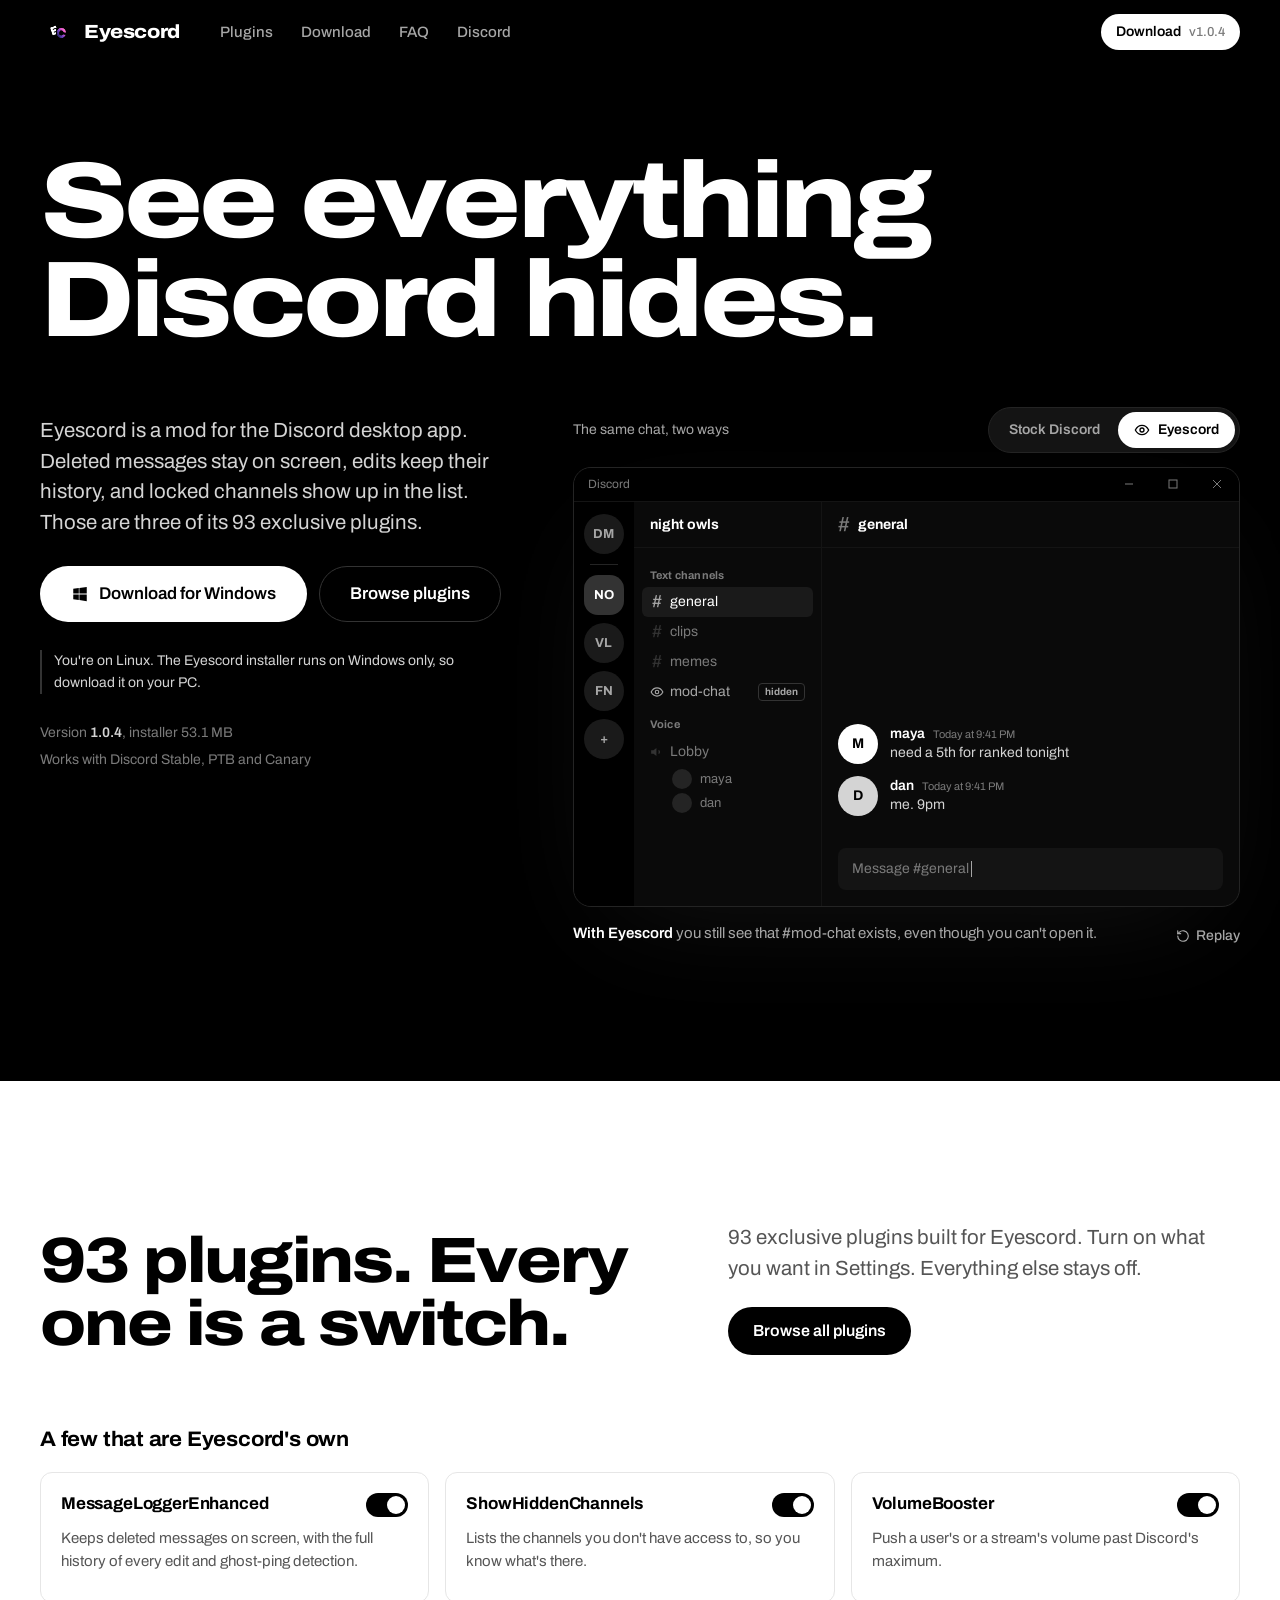
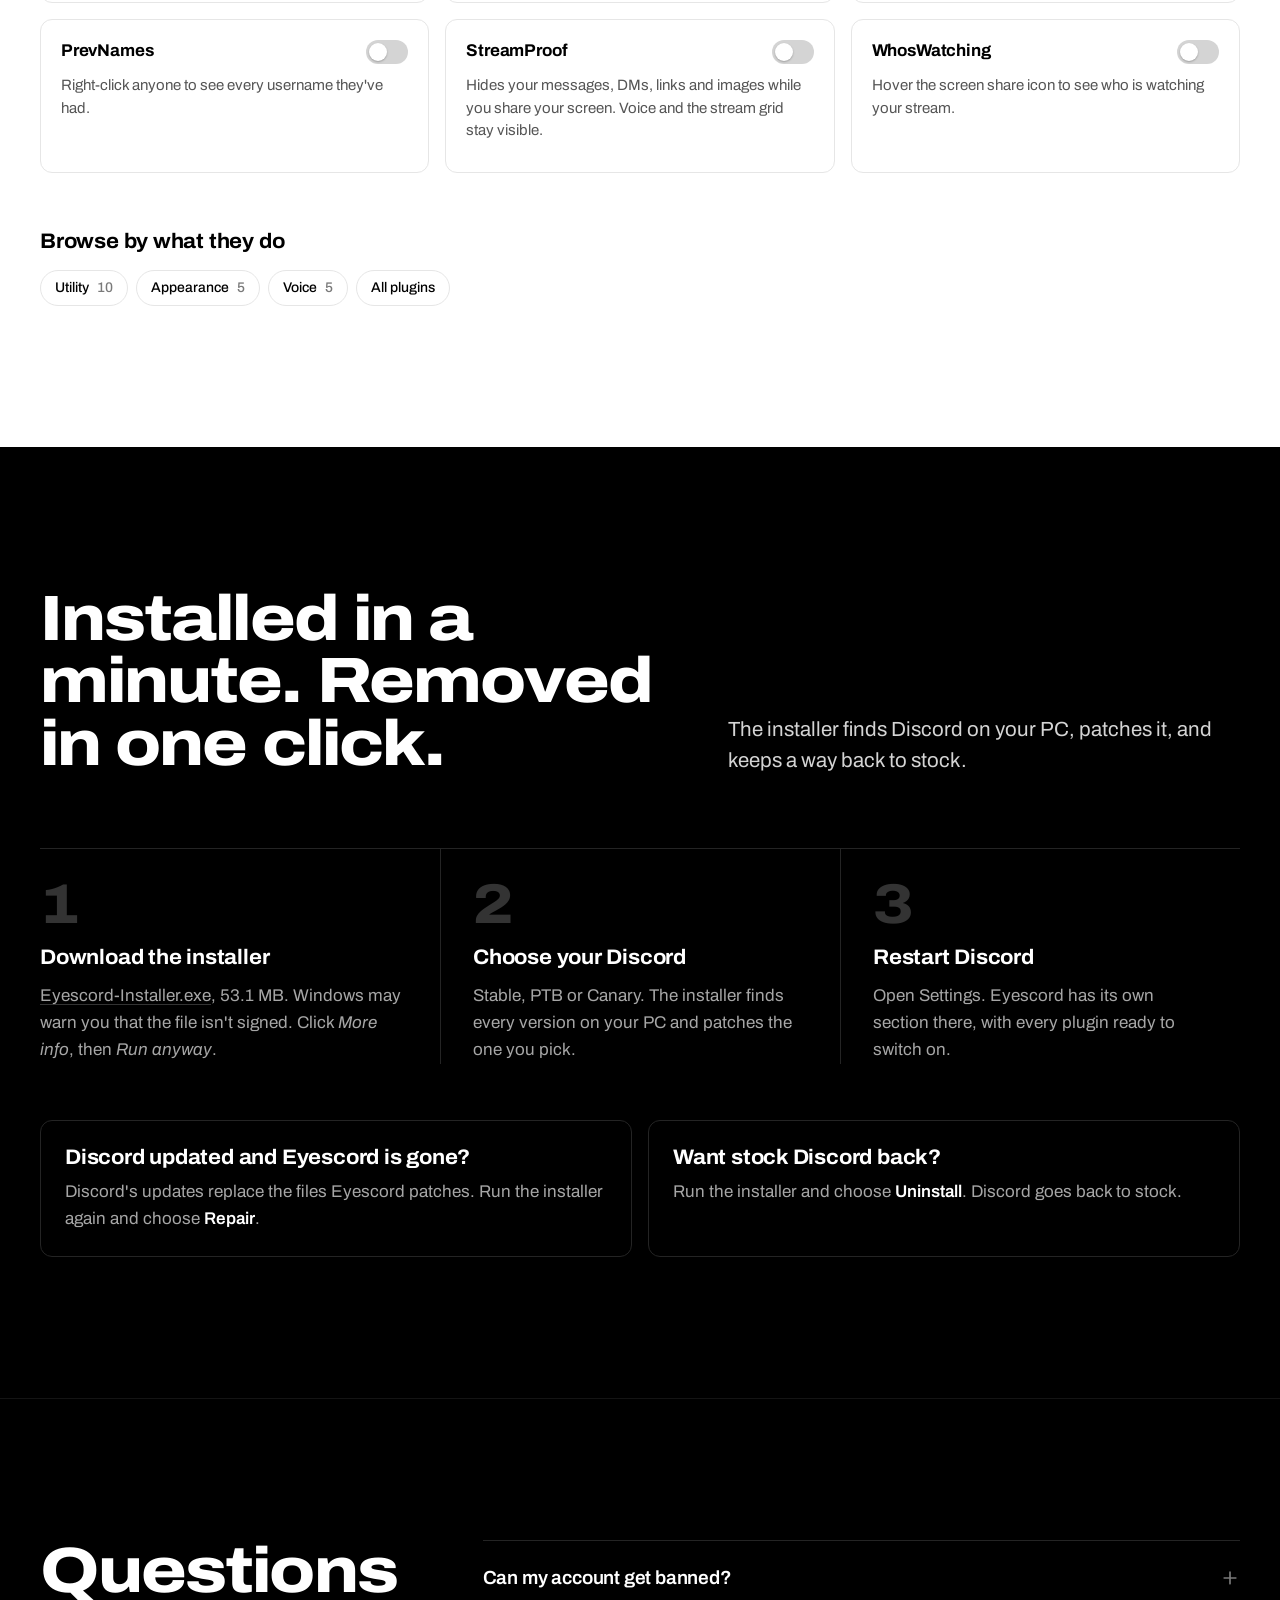
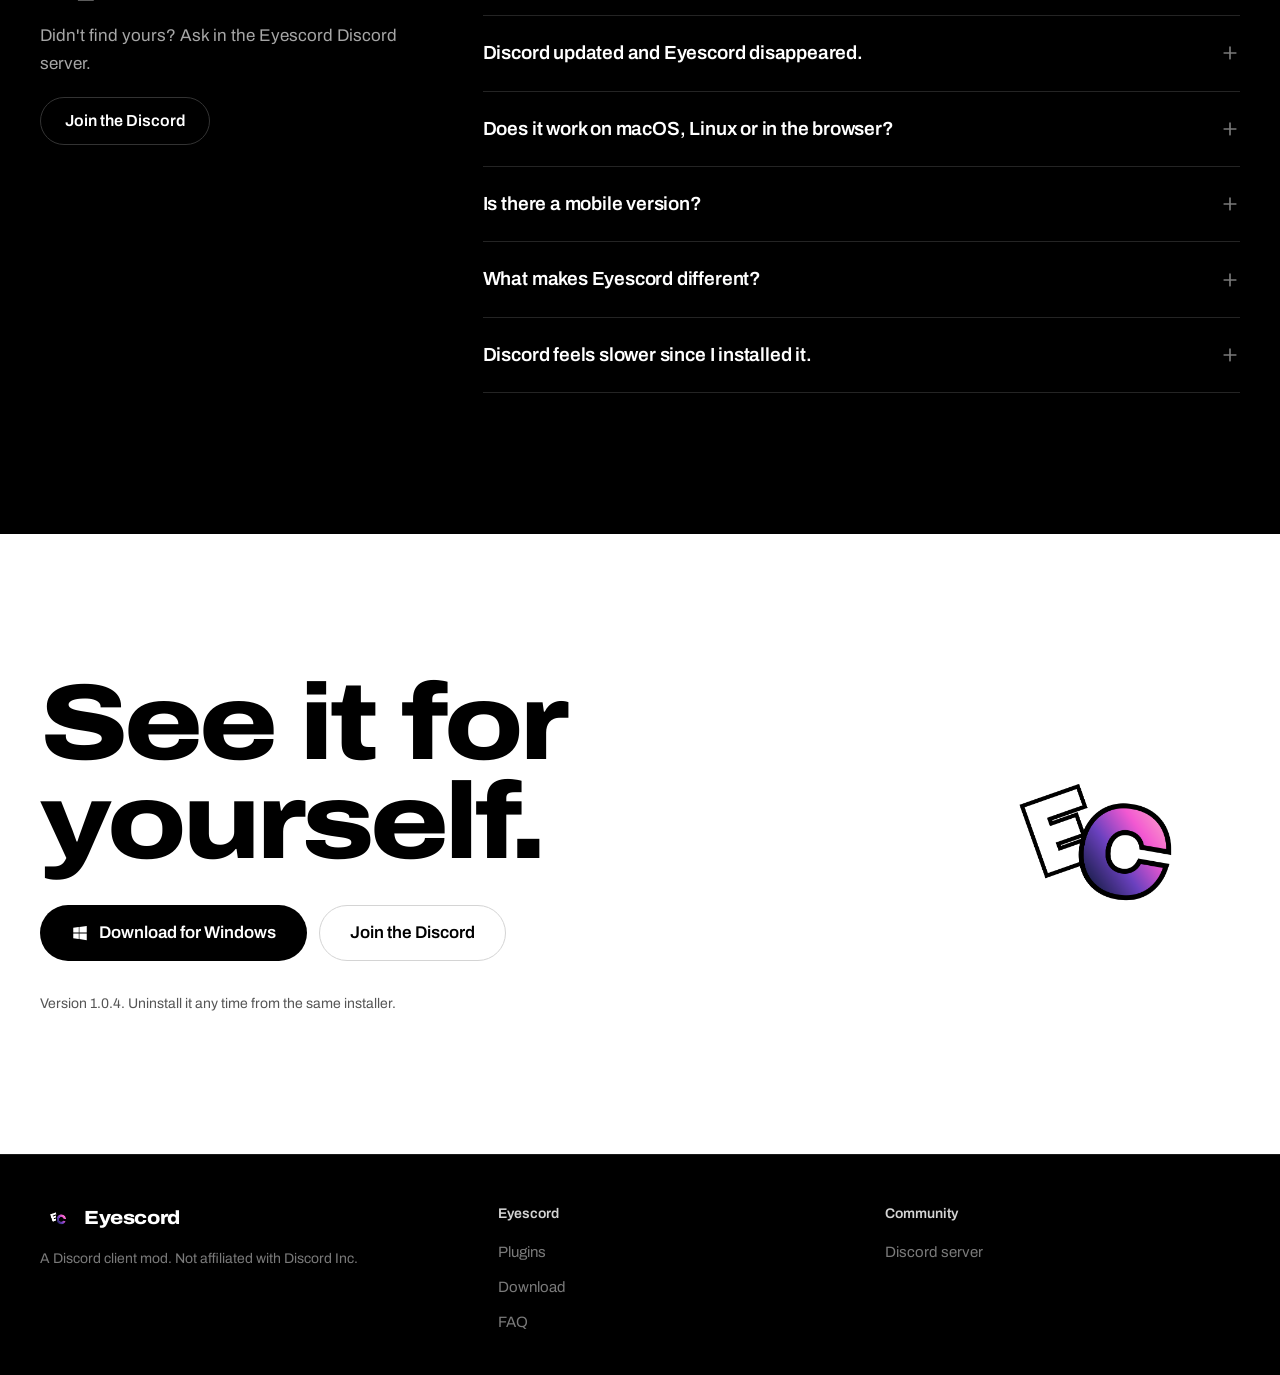
<file: index.html>
<!doctype html>
<html lang="en">
<head>
  <meta charset="utf-8">
  <meta name="viewport" content="width=device-width, initial-scale=1">
  <title>Eyescord — See everything Discord hides</title>
  <meta name="description" content="Eyescord is a Discord client mod for Windows. Deleted messages stay, edits keep their history, hidden channels show up — plus hundreds more plugins, installed in one click.">
  <meta name="theme-color" content="#000000">
  <meta property="og:title" content="Eyescord — See everything Discord hides">
  <meta property="og:description" content="A Discord client mod for Windows with 93 exclusive plugins. One click to install, one click to undo.">
  <meta property="og:image" content="assets/img/og.png">
  <meta name="twitter:card" content="summary_large_image">
  <link rel="icon" href="favicon.ico" sizes="any">
  <link rel="icon" href="assets/img/icon-32.png" type="image/png">
  <link rel="apple-touch-icon" href="assets/img/icon-180.png">
  <link rel="preconnect" href="https://fonts.googleapis.com">
  <link rel="preconnect" href="https://fonts.gstatic.com" crossorigin>
  <link rel="stylesheet" href="https://fonts.googleapis.com/css2?family=Archivo:wdth,wght@62..125,100..900&family=Geist+Mono:wght@400;500&display=swap">
  <link rel="stylesheet" href="assets/css/site.css">
</head>
<body>
  <a class="skip" href="#main">Skip to content</a>

  <header class="nav" data-nav>
    <div class="wrap nav-inner">
      <a class="brand" href="index.html" aria-label="Eyescord home">
        <img src="assets/img/logo.png" alt="" width="34" height="29">
        Eyescord
      </a>
      <nav class="nav-links" id="nav-links" aria-label="Main">
        <a href="plugins.html">Plugins</a>
        <a href="download.html">Download</a>
        <a href="#faq">FAQ</a>
        <a href="https://discord.gg/jRjx92KPXh" data-bind-href="discord" target="_blank" rel="noopener">Discord</a>
        <a class="nav-links-cta btn btn-primary" href="download.html">Download</a>
      </nav>
      <a class="btn btn-primary btn-sm nav-cta" href="download.html">
        Download <span class="ver" data-bind="version-tag"></span>
      </a>
      <button class="nav-toggle" type="button" aria-expanded="false" aria-controls="nav-links" aria-label="Menu" data-nav-toggle>
        <svg viewBox="0 0 24 24" fill="none" stroke="currentColor" stroke-width="2" stroke-linecap="round"><path d="M4 8h16M4 16h16"/></svg>
      </button>
    </div>
  </header>

  <main id="main">
    <!-- Hero -->
    <section class="hero">
      <div class="wrap">
        <h1 class="display hero-title">See everything Discord hides.</h1>

        <div class="hero-grid">
          <div class="hero-copy">
            <p class="lede">
              Eyescord is a mod for the Discord desktop app. Deleted messages stay on screen,
              edits keep their history, and locked channels show up in the list. Those are
              three of its <span data-bind="count">93</span> exclusive plugins.
            </p>
            <div class="hero-ctas">
              <a class="btn btn-primary btn-lg" href="download.html" data-download>
                <svg viewBox="0 0 24 24" fill="currentColor" aria-hidden="true"><path d="M3 5.1 10.4 4v7.3H3V5.1Zm0 13.8 7.4 1.1v-7.2H3v6.1Zm8.2 1.2L21 21.5v-8.7h-9.8v7.3Zm0-16.2v7.4H21V2.5l-9.8 1.4Z"/></svg>
                Download for Windows
              </a>
              <a class="btn btn-ghost btn-lg" href="plugins.html">Browse plugins</a>
            </div>
            <p class="os-note" data-os-note hidden></p>
            <div class="hero-facts">
              <span>Version <strong data-bind="version">1.0.4</strong>, installer <span data-bind="size">53 MB</span></span>
              <span>Works with Discord Stable, PTB and Canary</span>
            </div>
          </div>

          <div class="demo" data-demo>
            <div class="demo-bar">
              <span class="demo-bar-label" id="demo-label">The same chat, two ways</span>
              <div class="seg" role="group" aria-labelledby="demo-label">
                <button type="button" data-mode="stock" aria-pressed="false">Stock Discord</button>
                <button type="button" data-mode="eyes" aria-pressed="true">
                  <svg viewBox="0 0 24 24" fill="none" stroke="currentColor" stroke-width="2" stroke-linecap="round" stroke-linejoin="round" aria-hidden="true"><path d="M2 12s3.6-7 10-7 10 7 10 7-3.6 7-10 7S2 12 2 12Z"/><circle cx="12" cy="12" r="3"/></svg>
                  Eyescord
                </button>
              </div>
            </div>

            <div class="window eyes" data-window aria-hidden="true">
              <div class="win-title">
                <span>Discord</span>
                <span class="wc">
                  <span><svg viewBox="0 0 10 10"><path d="M1 5h8"/></svg></span>
                  <span><svg viewBox="0 0 10 10" fill="none"><rect x="1" y="1" width="8" height="8"/></svg></span>
                  <span><svg viewBox="0 0 10 10"><path d="m1 1 8 8M9 1 1 9"/></svg></span>
                </span>
              </div>
              <div class="win-body">
                <div class="rail">
                  <i>DM</i>
                  <hr>
                  <i class="is-active">NO</i>
                  <i>VL</i>
                  <i>FN</i>
                  <i>+</i>
                </div>
                <div class="side">
                  <div class="side-head">night owls</div>
                  <div class="side-cat">Text channels</div>
                  <div class="chan is-active"><b>#</b>general</div>
                  <div class="chan"><b>#</b>clips</div>
                  <div class="chan"><b>#</b>memes</div>
                  <div class="chan-hidden">
                    <div class="chan">
                      <svg viewBox="0 0 24 24" fill="none" stroke="currentColor" stroke-width="2" stroke-linecap="round" stroke-linejoin="round"><path d="M2 12s3.6-7 10-7 10 7 10 7-3.6 7-10 7S2 12 2 12Z"/><circle cx="12" cy="12" r="3"/></svg>
                      mod-chat
                      <span class="tag">hidden</span>
                    </div>
                  </div>
                  <div class="side-cat">Voice</div>
                  <div class="chan"><b>
                    <svg viewBox="0 0 24 24" fill="currentColor"><path d="M11 5 6 9H2v6h4l5 4V5Zm4.5 3.5a5 5 0 0 1 0 7l-1.4-1.4a3 3 0 0 0 0-4.2l1.4-1.4Z"/></svg></b>Lobby</div>
                  <div class="vc-users">
                    <span><i></i>maya</span>
                    <span><i></i>dan</span>
                  </div>
                </div>
                <div class="chat">
                  <div class="chat-head"><b>#</b>general</div>
                  <div class="msgs" data-msgs>
                    <!-- Final state, for anyone without JavaScript. The demo script replays it. -->
                    <div class="msg"><span class="av v3">M</span><div class="who"><strong>maya</strong><time>Today at 9:41 PM</time></div><div class="text">need a 5th for ranked tonight</div></div>
                    <div class="msg was-edited"><span class="av v2">D</span><div class="who"><strong>dan</strong><time>Today at 9:41 PM</time></div><div class="before"><s>me. 9pm</s></div><div class="text">me. 10pm, dinner first<span class="edited">(edited)</span></div></div>
                    <div class="msg is-deleted"><span class="av">N</span><div class="who"><strong>noam</strong><time>Today at 9:42 PM</time></div><div class="text">ok confession, i'm hardstuck silver<span class="flag">deleted</span></div></div>
                    <div class="msg"><span class="av v3">M</span><div class="who"><strong>maya</strong><time>Today at 9:42 PM</time></div><div class="text">noam we all saw that</div></div>
                  </div>
                  <div>
                    <div class="typing" data-typing hidden></div>
                    <div class="composer">Message #general<span class="caret"></span></div>
                  </div>
                </div>
              </div>
            </div>

            <div class="demo-foot">
              <p class="demo-caption" data-caption aria-live="polite">
                <strong>With Eyescord</strong> you still see noam's deleted message, what dan's edit replaced,
                and that #mod-chat exists, even though you can't open it.
              </p>
              <button class="replay" type="button" data-replay hidden>
                <svg viewBox="0 0 24 24" fill="none" stroke="currentColor" stroke-width="2" stroke-linecap="round" stroke-linejoin="round" aria-hidden="true"><path d="M3 12a9 9 0 1 0 3-6.7L3 8"/><path d="M3 3v5h5"/></svg>
                Replay
              </button>
            </div>
          </div>
        </div>
      </div>
    </section>

    <!-- Plugins -->
    <section class="band on-white" aria-labelledby="plugins-title">
      <div class="wrap">
        <div class="band-head">
          <h2 class="h2" id="plugins-title"><span data-bind="count">93</span> plugins. Every one is a switch.</h2>
          <div class="band-side">
            <p class="lede">
              <span data-bind="count">93</span> exclusive plugins built for Eyescord.
              Turn on what you want in Settings. Everything else stays off.
            </p>
            <a class="btn btn-primary" href="plugins.html">Browse all plugins</a>
          </div>
        </div>

        <h3 class="h3 grid-title">A few that are Eyescord's own</h3>
        <div class="pgrid">
          <article class="pcard">
            <div class="pcard-top"><h3>MessageLoggerEnhanced</h3><button class="switch" role="switch" aria-checked="true" aria-label="MessageLoggerEnhanced"></button></div>
            <p>Keeps deleted messages on screen, with the full history of every edit and ghost-ping detection.</p>
          </article>
          <article class="pcard">
            <div class="pcard-top"><h3>ShowHiddenChannels</h3><button class="switch" role="switch" aria-checked="true" aria-label="ShowHiddenChannels"></button></div>
            <p>Lists the channels you don't have access to, so you know what's there.</p>
          </article>
          <article class="pcard">
            <div class="pcard-top"><h3>VolumeBooster</h3><button class="switch" role="switch" aria-checked="true" aria-label="VolumeBooster"></button></div>
            <p>Push a user's or a stream's volume past Discord's maximum.</p>
          </article>
          <article class="pcard">
            <div class="pcard-top"><h3>PrevNames</h3><button class="switch" role="switch" aria-checked="false" aria-label="PrevNames"></button></div>
            <p>Right-click anyone to see every username they've had.</p>
          </article>
          <article class="pcard">
            <div class="pcard-top"><h3>StreamProof</h3><button class="switch" role="switch" aria-checked="false" aria-label="StreamProof"></button></div>
            <p>Hides your messages, DMs, links and images while you share your screen. Voice and the stream grid stay visible.</p>
          </article>
          <article class="pcard">
            <div class="pcard-top"><h3>WhosWatching</h3><button class="switch" role="switch" aria-checked="false" aria-label="WhosWatching"></button></div>
            <p>Hover the screen share icon to see who is watching your stream.</p>
          </article>
        </div>

        <div class="browse-tags">
          <h3 class="h3">Browse by what they do</h3>
          <div class="chips" data-tag-chips>
            <a class="chip" href="plugins.html">All plugins</a>
          </div>
        </div>
      </div>
    </section>

    <!-- Install -->
    <section class="band" aria-labelledby="install-title">
      <div class="wrap">
        <div class="band-head">
          <h2 class="h2" id="install-title">Installed in a minute. Removed in one click.</h2>
          <p class="lede">The installer finds Discord on your PC, patches it, and keeps a way back to stock.</p>
        </div>

        <ol class="steps">
          <li class="step">
            <span class="step-n">1</span>
            <h3 class="h3">Download the installer</h3>
            <p>
              <a class="link" href="download.html" data-download>Eyescord-Installer.exe</a>, <span data-bind="size">53 MB</span>.
              Windows may warn you that the file isn't signed. Click <em>More info</em>, then <em>Run anyway</em>.
            </p>
          </li>
          <li class="step">
            <span class="step-n">2</span>
            <h3 class="h3">Choose your Discord</h3>
            <p>Stable, PTB or Canary. The installer finds every version on your PC and patches the one you pick.</p>
          </li>
          <li class="step">
            <span class="step-n">3</span>
            <h3 class="h3">Restart Discord</h3>
            <p>Open Settings. Eyescord has its own section there, with every plugin ready to switch on.</p>
          </li>
        </ol>

        <div class="after-install">
          <div>
            <h3 class="h3">Discord updated and Eyescord is gone?</h3>
            <p>Discord's updates replace the files Eyescord patches. Run the installer again and choose <strong>Repair</strong>.</p>
          </div>
          <div>
            <h3 class="h3">Want stock Discord back?</h3>
            <p>Run the installer and choose <strong>Uninstall</strong>. Discord goes back to stock.</p>
          </div>
        </div>
      </div>
    </section>

    <!-- FAQ -->
    <section class="band band-rule" id="faq" aria-labelledby="faq-title">
      <div class="wrap faq-grid">
        <div class="faq-aside">
          <h2 class="h2" id="faq-title">Questions</h2>
          <p class="muted">Didn't find yours? Ask in the Eyescord Discord server.</p>
          <div><a class="btn btn-ghost" href="https://discord.gg/jRjx92KPXh" data-bind-href="discord" target="_blank" rel="noopener">Join the Discord</a></div>
        </div>

        <div class="faq">
          <details>
            <summary>Can my account get banned?<svg viewBox="0 0 24 24" fill="none" stroke="currentColor" stroke-width="2" stroke-linecap="round" aria-hidden="true"><path d="M12 5v14M5 12h14"/></svg></summary>
            <div class="answer">
              <p>Any client mod breaks Discord's Terms of Service, so there's always some risk.</p>
              <p>Plugins that only change what <em>you</em> see are hard for Discord to notice. Plugins that send messages or act for you, like mass DMs, auto-replies or floods, look like spam, and spam is what gets accounts flagged. Use those carefully.</p>
            </div>
          </details>
          <details>
            <summary>Discord updated and Eyescord disappeared.<svg viewBox="0 0 24 24" fill="none" stroke="currentColor" stroke-width="2" stroke-linecap="round" aria-hidden="true"><path d="M12 5v14M5 12h14"/></svg></summary>
            <div class="answer">
              <p>That's normal. Each Discord update replaces the files Eyescord patches. Run the installer again and choose <strong>Repair</strong>.</p>
            </div>
          </details>
          <details>
            <summary>Does it work on macOS, Linux or in the browser?<svg viewBox="0 0 24 24" fill="none" stroke="currentColor" stroke-width="2" stroke-linecap="round" aria-hidden="true"><path d="M12 5v14M5 12h14"/></svg></summary>
            <div class="answer">
              <p>Not yet. The installer supports the Discord desktop app on Windows 10 and 11.</p>
            </div>
          </details>
          <details>
            <summary>Is there a mobile version?<svg viewBox="0 0 24 24" fill="none" stroke="currentColor" stroke-width="2" stroke-linecap="round" aria-hidden="true"><path d="M12 5v14M5 12h14"/></svg></summary>
            <div class="answer">
              <p>No. Discord's iOS and Android apps can't be modded the way the desktop app can.</p>
            </div>
          </details>
          <details>
            <summary>What makes Eyescord different?<svg viewBox="0 0 24 24" fill="none" stroke="currentColor" stroke-width="2" stroke-linecap="round" aria-hidden="true"><path d="M12 5v14M5 12h14"/></svg></summary>
            <div class="answer">
              <p>Eyescord ships <span data-bind="count">93</span> exclusive plugins you won't find anywhere else. Browse them in the <a class="link" href="plugins.html">catalog</a>.</p>
            </div>
          </details>
          <details>
            <summary>Discord feels slower since I installed it.<svg viewBox="0 0 24 24" fill="none" stroke="currentColor" stroke-width="2" stroke-linecap="round" aria-hidden="true"><path d="M12 5v14M5 12h14"/></svg></summary>
            <div class="answer">
              <p>Every plugin you turn on runs inside Discord. Turn off the ones you don't use. If the slowdown started right after you enabled a plugin, switch that one off first.</p>
            </div>
          </details>
        </div>
      </div>
    </section>

    <!-- Final call -->
    <section class="band on-white final" aria-labelledby="final-title">
      <div class="wrap final-inner">
        <img class="final-icon" src="assets/img/icon-512.png" alt="" width="512" height="512" loading="lazy">
        <h2 class="display" id="final-title">See it for yourself.</h2>
        <div class="hero-ctas">
          <a class="btn btn-primary btn-lg" href="download.html" data-download>
            <svg viewBox="0 0 24 24" fill="currentColor" aria-hidden="true"><path d="M3 5.1 10.4 4v7.3H3V5.1Zm0 13.8 7.4 1.1v-7.2H3v6.1Zm8.2 1.2L21 21.5v-8.7h-9.8v7.3Zm0-16.2v7.4H21V2.5l-9.8 1.4Z"/></svg>
            Download for Windows
          </a>
          <a class="btn btn-ghost btn-lg" href="https://discord.gg/jRjx92KPXh" data-bind-href="discord" target="_blank" rel="noopener">Join the Discord</a>
        </div>
        <p class="muted small">Version <span data-bind="version">1.0.4</span>. Uninstall it any time from the same installer.</p>
      </div>
    </section>
  </main>

  <footer class="footer">
    <div class="wrap footer-inner">
      <div>
        <a class="brand" href="index.html"><img src="assets/img/logo.png" alt="" width="34" height="29">Eyescord</a>
        <p>A Discord client mod. Not affiliated with Discord Inc.</p>
      </div>
      <div>
        <h2>Eyescord</h2>
        <ul>
          <li><a href="plugins.html">Plugins</a></li>
          <li><a href="download.html">Download</a></li>
          <li><a href="index.html#faq">FAQ</a></li>
        </ul>
      </div>
      <div>
        <h2>Community</h2>
        <ul>
          <li><a href="https://discord.gg/jRjx92KPXh" data-bind-href="discord" target="_blank" rel="noopener">Discord server</a></li>
        </ul>
      </div>
    </div>
  </footer>

  <div class="toast" data-toast role="status" aria-live="polite"></div>

  <script src="assets/data/site-data.js"></script>
  <script src="assets/js/site.js"></script>
  <script src="assets/js/demo.js"></script>
</body>
</html>
</file>
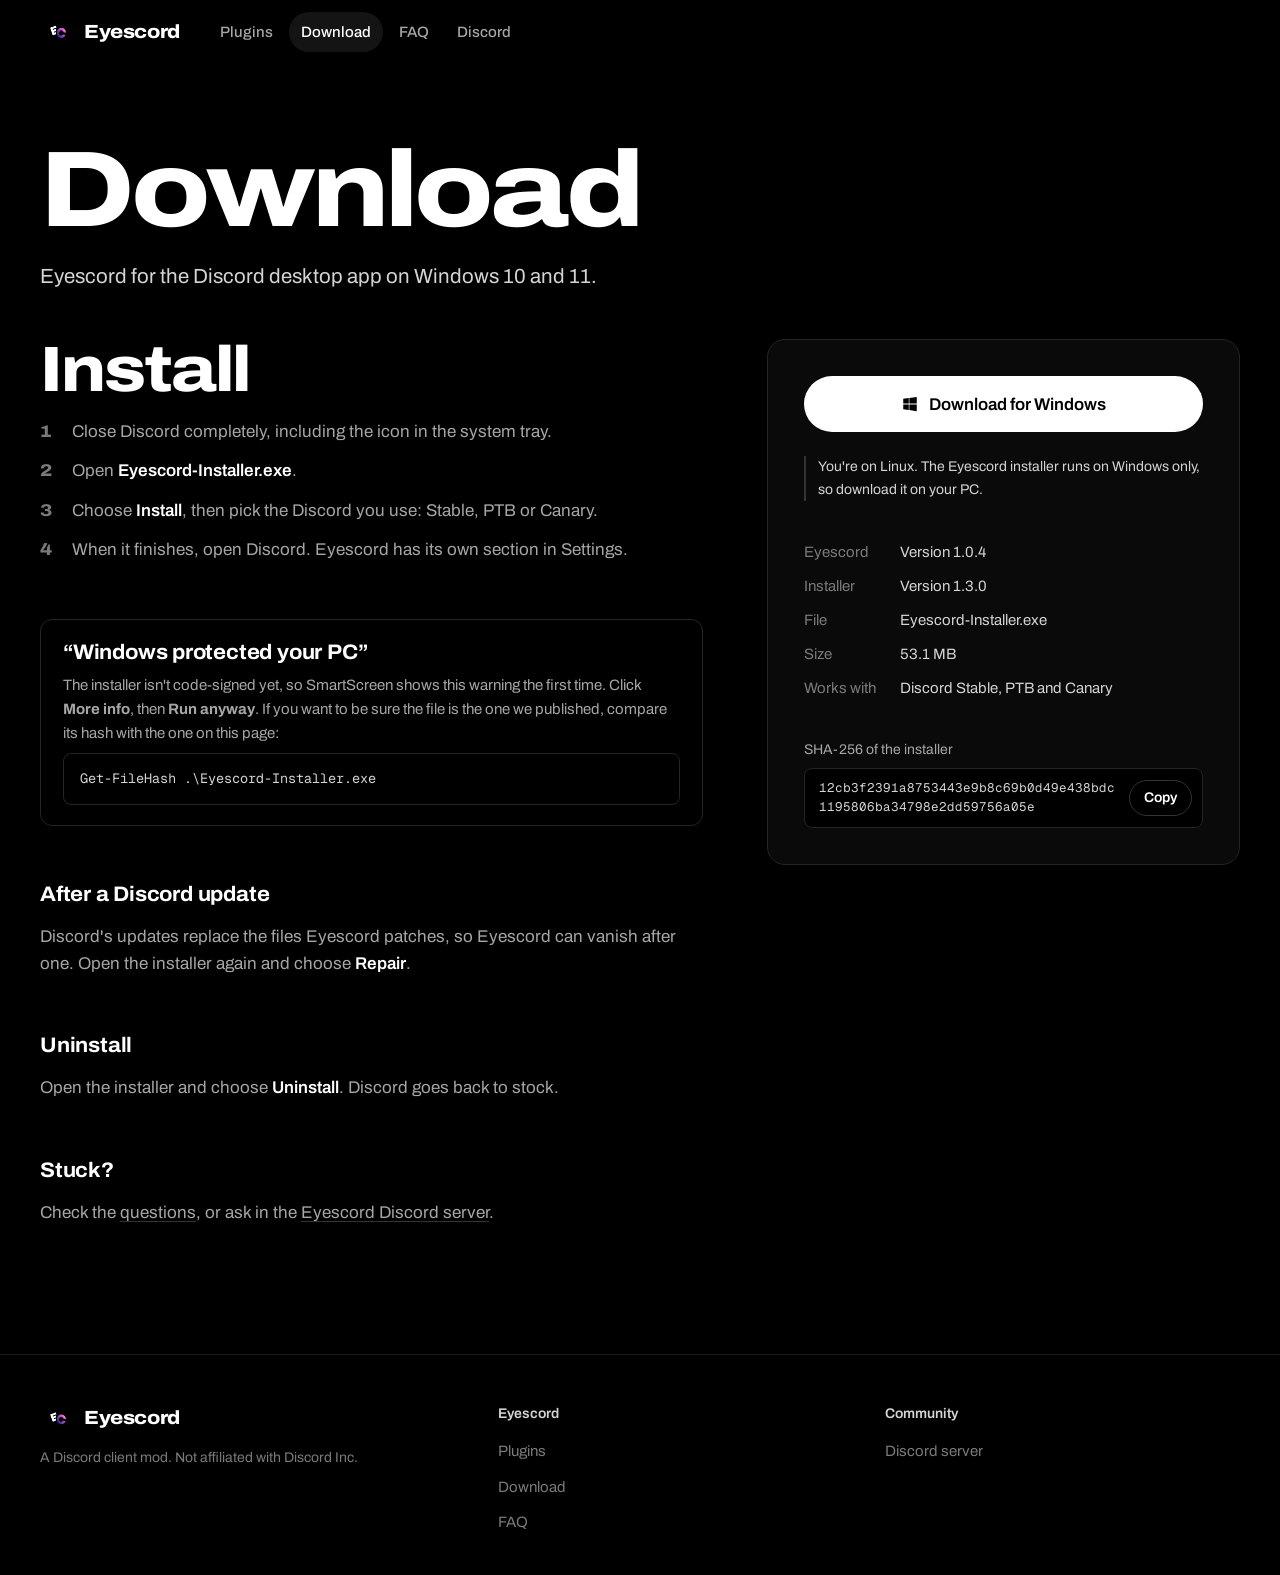
<file: download.html>
<!doctype html>
<html lang="en">
<head>
  <meta charset="utf-8">
  <meta name="viewport" content="width=device-width, initial-scale=1">
  <title>Download — Eyescord</title>
  <meta name="description" content="Download the Eyescord installer for Discord on Windows 10 and 11.">
  <meta name="theme-color" content="#000000">
  <meta property="og:title" content="Download Eyescord">
  <meta property="og:description" content="The Eyescord installer for Discord on Windows.">
  <meta property="og:image" content="assets/img/og.png">
  <link rel="icon" href="favicon.ico" sizes="any">
  <link rel="icon" href="assets/img/icon-32.png" type="image/png">
  <link rel="apple-touch-icon" href="assets/img/icon-180.png">
  <link rel="preconnect" href="https://fonts.googleapis.com">
  <link rel="preconnect" href="https://fonts.gstatic.com" crossorigin>
  <link rel="stylesheet" href="https://fonts.googleapis.com/css2?family=Archivo:wdth,wght@62..125,100..900&family=Geist+Mono:wght@400;500&display=swap">
  <link rel="stylesheet" href="assets/css/site.css">
</head>
<body>
  <a class="skip" href="#main">Skip to content</a>

  <header class="nav" data-nav>
    <div class="wrap nav-inner">
      <a class="brand" href="index.html" aria-label="Eyescord home">
        <img src="assets/img/logo.png" alt="" width="34" height="29">
        Eyescord
      </a>
      <nav class="nav-links" id="nav-links" aria-label="Main">
        <a href="plugins.html">Plugins</a>
        <a href="download.html">Download</a>
        <a href="index.html#faq">FAQ</a>
        <a href="https://discord.gg/jRjx92KPXh" data-bind-href="discord" target="_blank" rel="noopener">Discord</a>
      </nav>
      <button class="nav-toggle" type="button" aria-expanded="false" aria-controls="nav-links" aria-label="Menu" data-nav-toggle>
        <svg viewBox="0 0 24 24" fill="none" stroke="currentColor" stroke-width="2" stroke-linecap="round"><path d="M4 8h16M4 16h16"/></svg>
      </button>
    </div>
  </header>

  <main id="main" class="dl-page">
    <div class="wrap">
      <header class="page-head">
        <h1 class="display">Download</h1>
        <p class="lede">Eyescord for the Discord desktop app on Windows 10 and 11.</p>
      </header>

      <div class="dl-grid">
        <aside class="dl-card" aria-label="Installer">
          <a class="btn btn-primary btn-lg" href="#" data-download data-dl-button>
            <svg viewBox="0 0 24 24" fill="currentColor" aria-hidden="true"><path d="M3 5.1 10.4 4v7.3H3V5.1Zm0 13.8 7.4 1.1v-7.2H3v6.1Zm8.2 1.2L21 21.5v-8.7h-9.8v7.3Zm0-16.2v7.4H21V2.5l-9.8 1.4Z"/></svg>
            Download for Windows
          </a>
          <p class="os-note" data-os-note hidden></p>

          <dl class="facts">
            <dt>Eyescord</dt><dd>Version <span data-bind="version">1.0.4</span></dd>
            <dt>Installer</dt><dd>Version <span data-bind="installer-version">1.3.0</span></dd>
            <dt>File</dt><dd data-bind="file">Eyescord-Installer.exe</dd>
            <dt>Size</dt><dd data-bind="size">53.3 MB</dd>
            <dt>Works with</dt><dd>Discord Stable, PTB and Canary</dd>
          </dl>

          <div class="hash">
            <span class="small muted" id="sha-label">SHA-256 of the installer</span>
            <div class="hash-row">
              <code id="sha" data-bind="sha256" aria-labelledby="sha-label">—</code>
              <button class="btn btn-ghost btn-sm" type="button" data-copy="sha" data-copied="Hash copied">Copy</button>
            </div>
          </div>
        </aside>

        <div class="dl-sections">
          <section class="prose" aria-labelledby="install-h">
            <h2 class="h2" id="install-h">Install</h2>
            <ol>
              <li><span>Close Discord completely, including the icon in the system tray.</span></li>
              <li><span>Open <strong data-bind="file">Eyescord-Installer.exe</strong>.</span></li>
              <li><span>Choose <strong>Install</strong>, then pick the Discord you use: Stable, PTB or Canary.</span></li>
              <li><span>When it finishes, open Discord. Eyescord has its own section in Settings.</span></li>
            </ol>
          </section>

          <div class="callout">
            <h3 class="h3">“Windows protected your PC”</h3>
            <p>
              The installer isn't code-signed yet, so SmartScreen shows this warning the first time.
              Click <strong>More info</strong>, then <strong>Run anyway</strong>. If you want to be sure the file is the one
              we published, compare its hash with the one on this page:
            </p>
            <code class="code">Get-FileHash .\Eyescord-Installer.exe</code>
          </div>

          <section class="prose" aria-labelledby="repair-h">
            <h2 class="h3" id="repair-h">After a Discord update</h2>
            <p>Discord's updates replace the files Eyescord patches, so Eyescord can vanish after one. Open the installer again and choose <strong>Repair</strong>.</p>
          </section>

          <section class="prose" aria-labelledby="remove-h">
            <h2 class="h3" id="remove-h">Uninstall</h2>
            <p>Open the installer and choose <strong>Uninstall</strong>. Discord goes back to stock.</p>
          </section>

          <section class="prose" aria-labelledby="help-h">
            <h2 class="h3" id="help-h">Stuck?</h2>
            <p>Check the <a class="link" href="index.html#faq">questions</a>, or ask in the <a class="link" href="https://discord.gg/jRjx92KPXh" data-bind-href="discord" target="_blank" rel="noopener">Eyescord Discord server</a>.</p>
          </section>
        </div>
      </div>
    </div>
  </main>

  <footer class="footer">
    <div class="wrap footer-inner">
      <div>
        <a class="brand" href="index.html"><img src="assets/img/logo.png" alt="" width="34" height="29">Eyescord</a>
        <p>A Discord client mod. Not affiliated with Discord Inc.</p>
      </div>
      <div>
        <h2>Eyescord</h2>
        <ul>
          <li><a href="plugins.html">Plugins</a></li>
          <li><a href="download.html">Download</a></li>
          <li><a href="index.html#faq">FAQ</a></li>
        </ul>
      </div>
      <div>
        <h2>Community</h2>
        <ul>
          <li><a href="https://discord.gg/jRjx92KPXh" data-bind-href="discord" target="_blank" rel="noopener">Discord server</a></li>
        </ul>
      </div>
    </div>
  </footer>

  <div class="toast" data-toast role="status" aria-live="polite"></div>

  <script src="assets/data/site-data.js"></script>
  <script src="assets/js/site.js"></script>
</body>
</html>
</file>
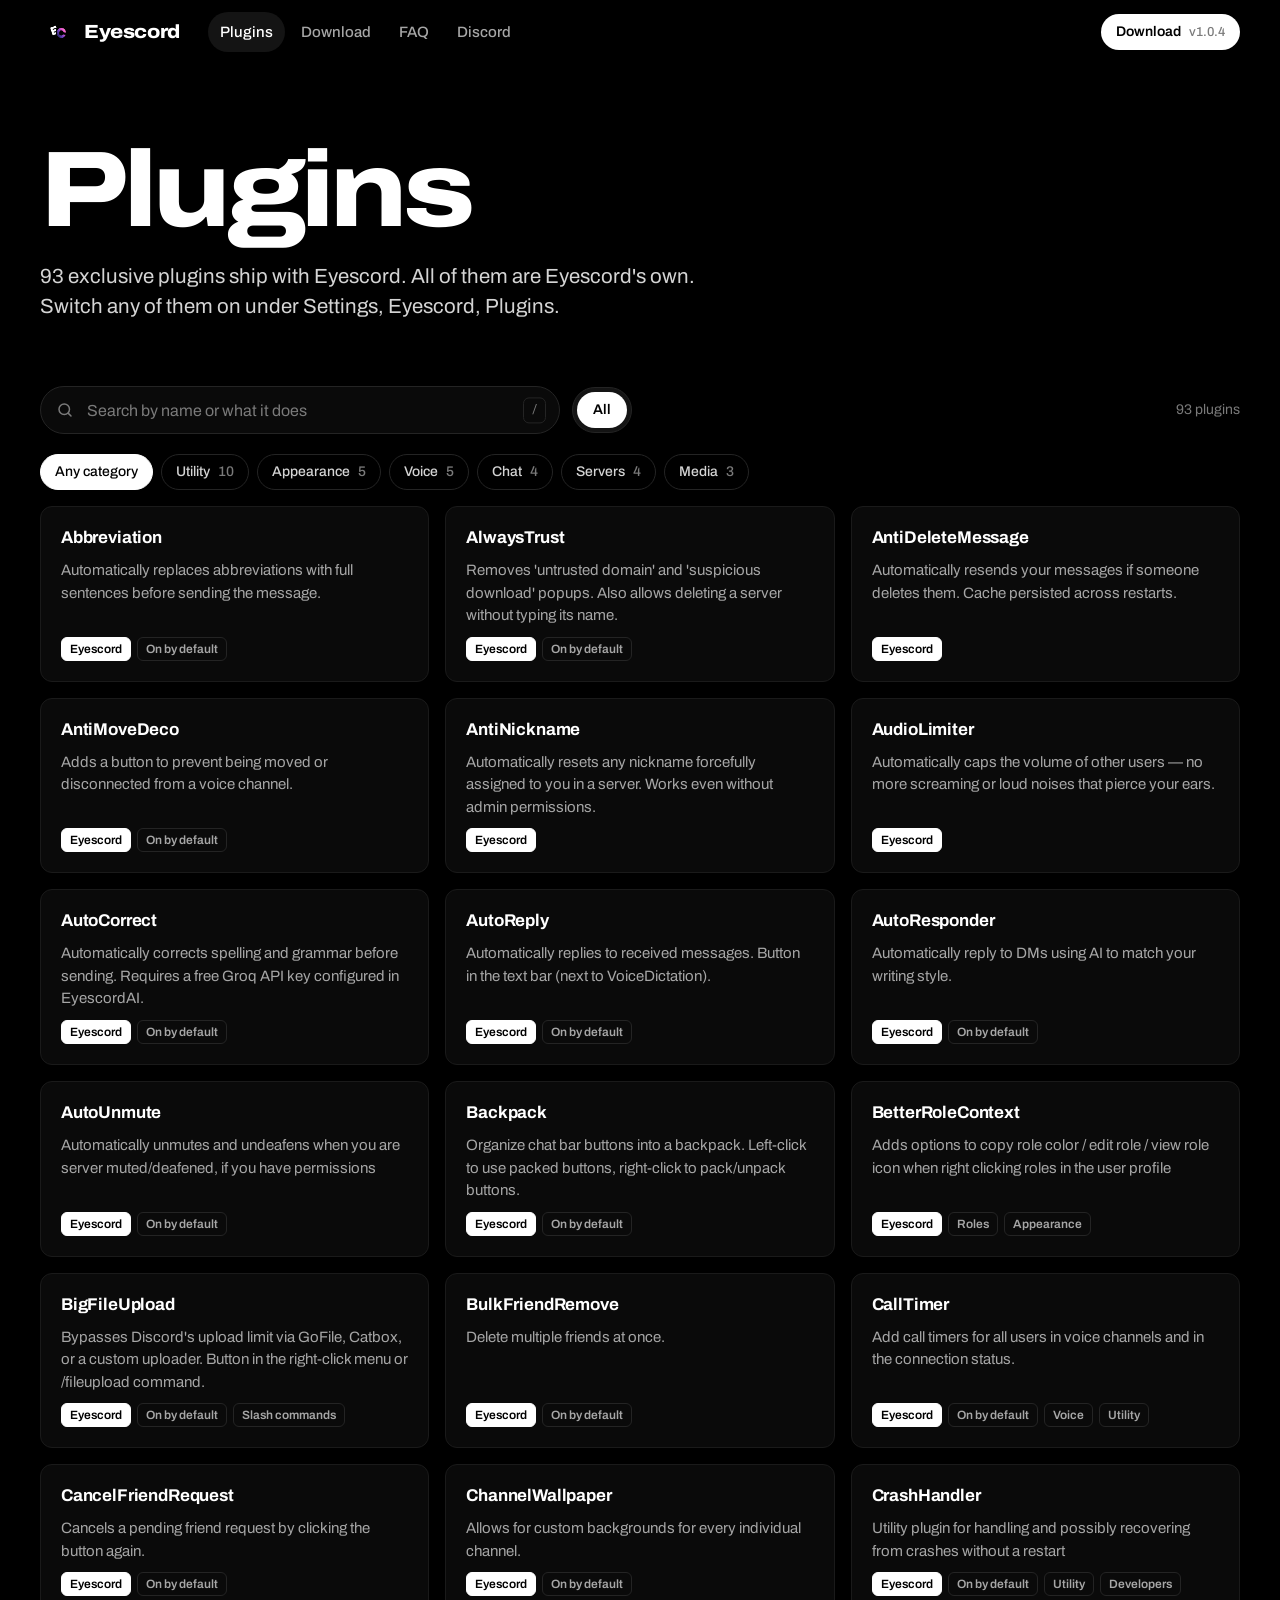
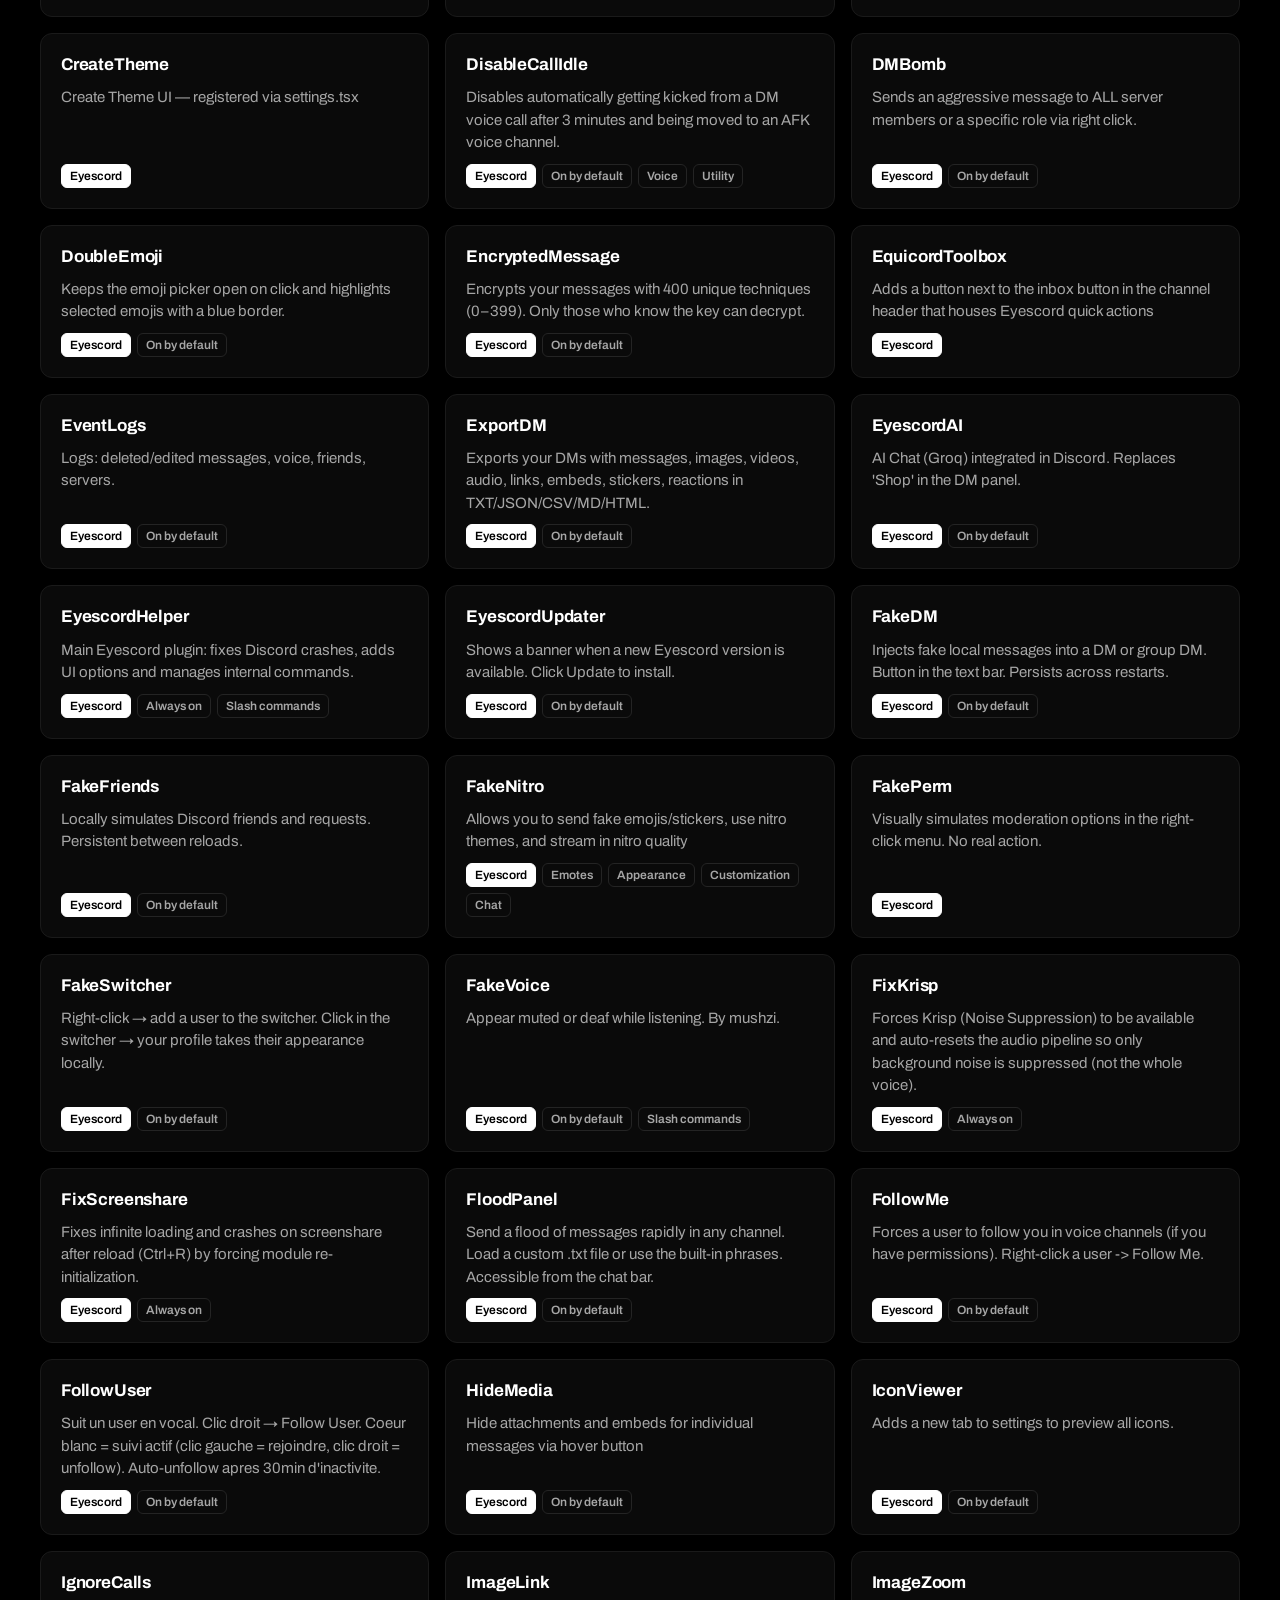
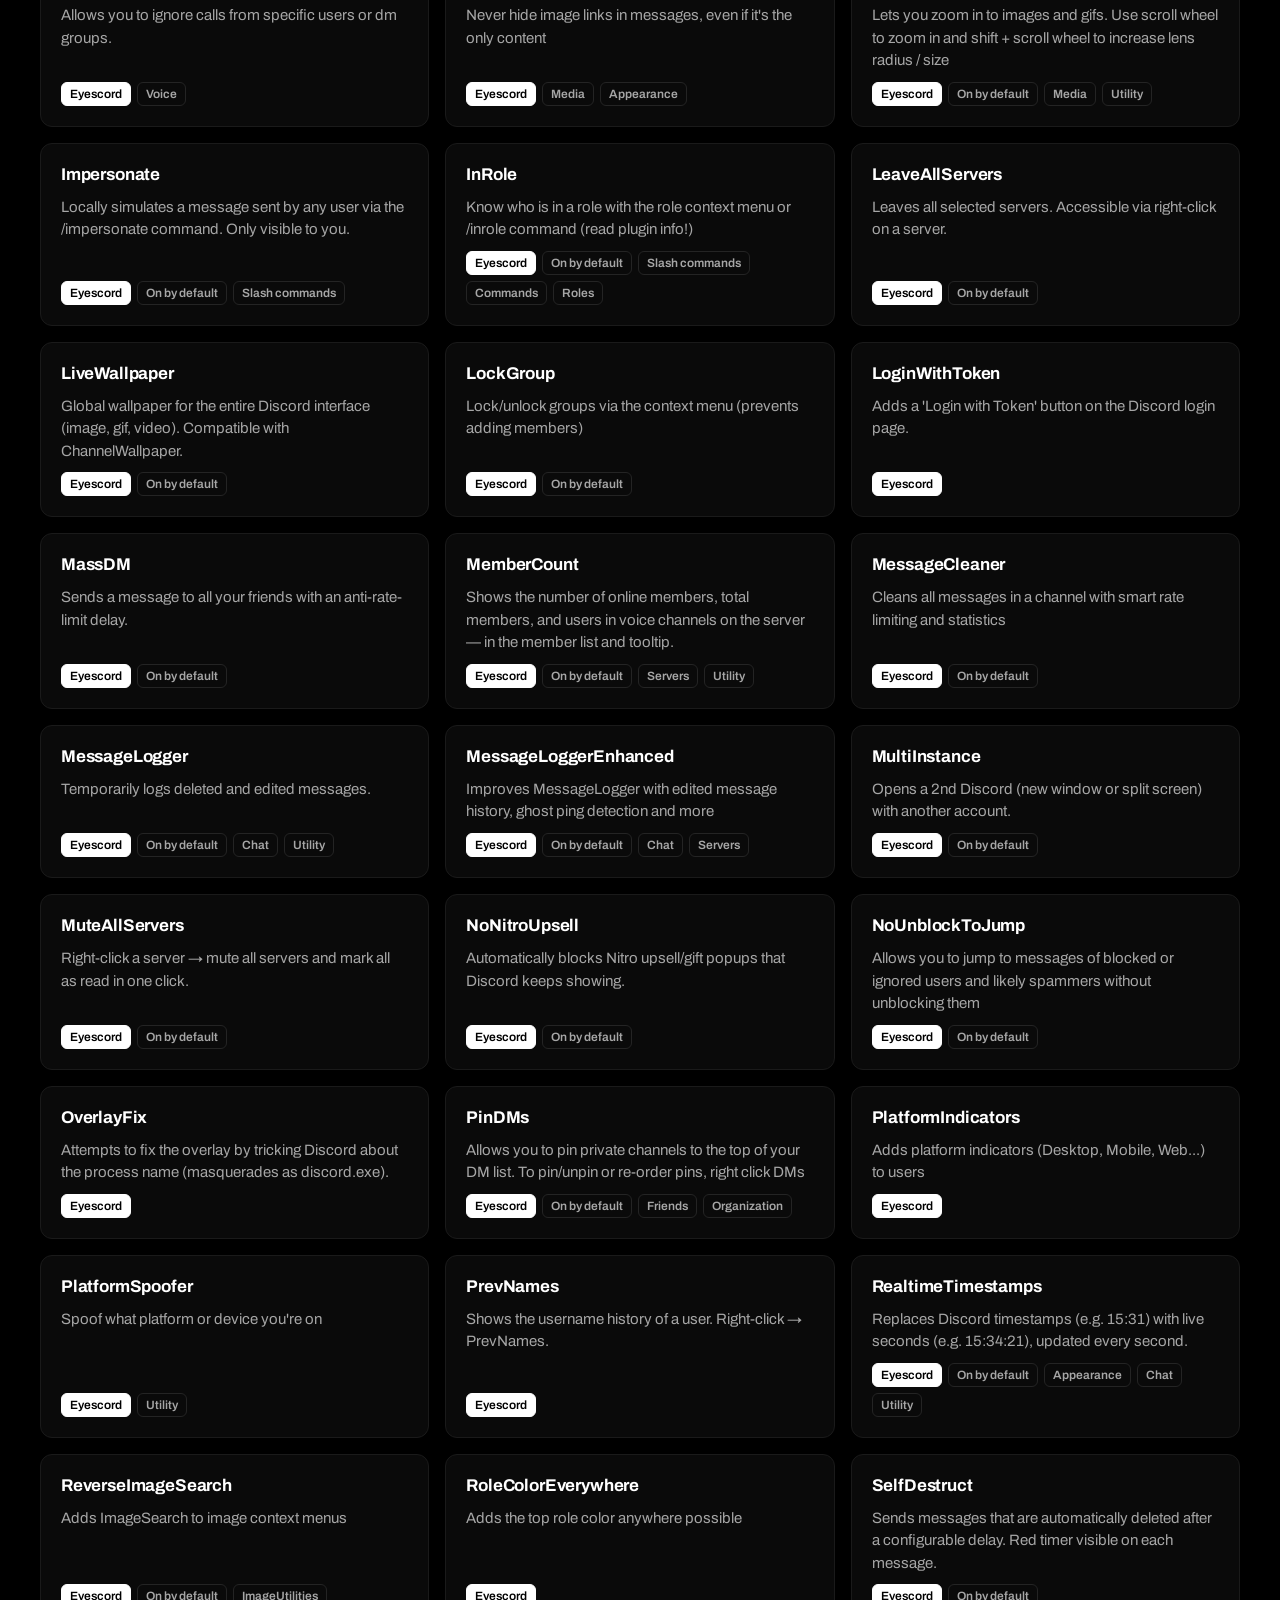
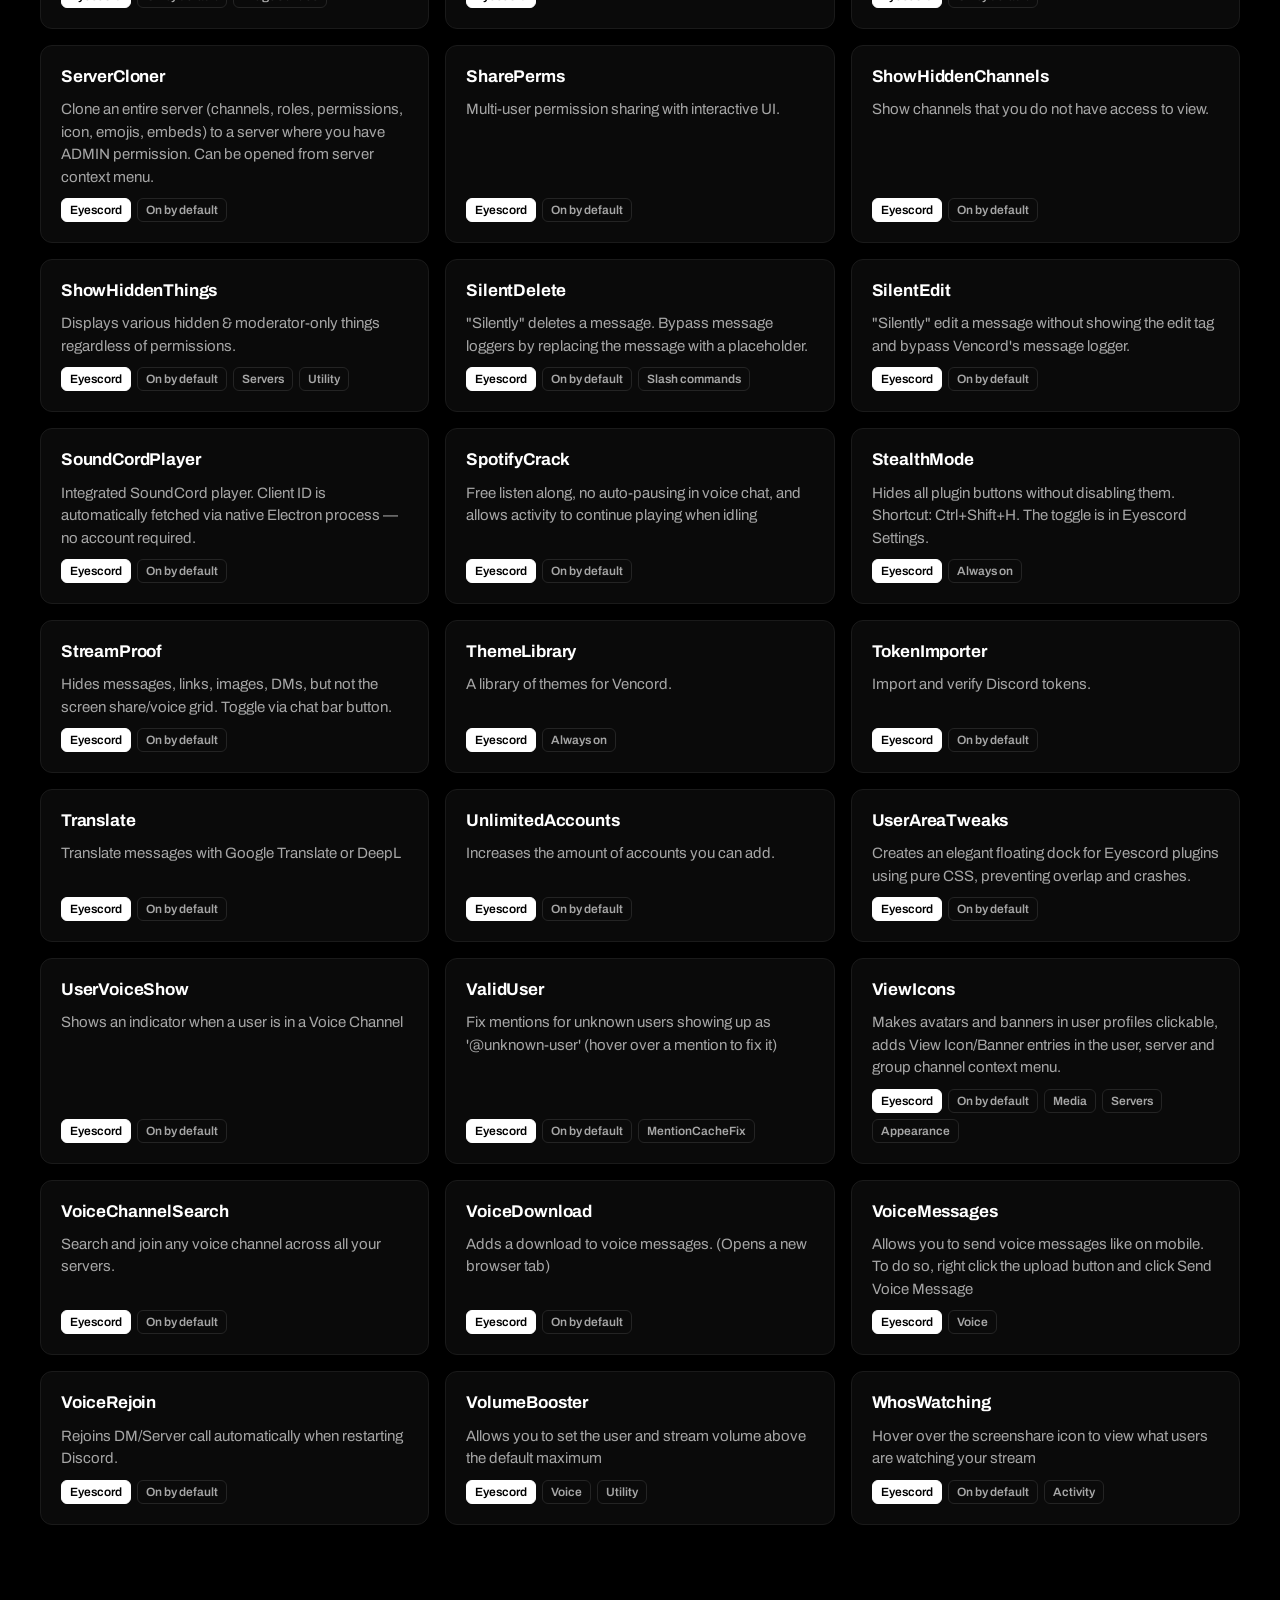
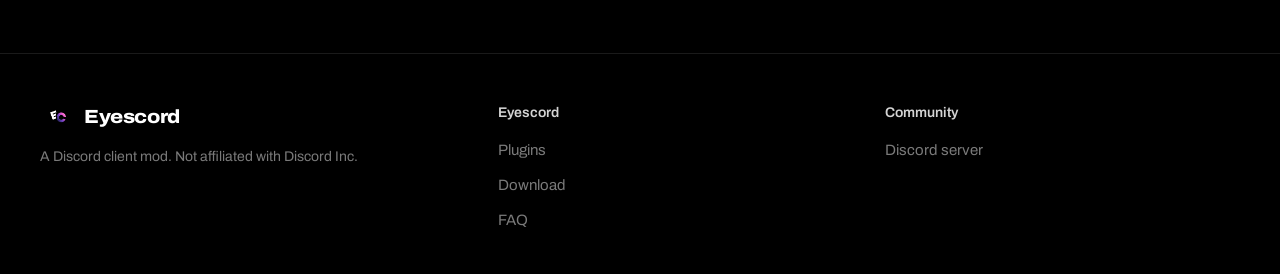
<file: plugins.html>
<!doctype html>
<html lang="en">
<head>
  <meta charset="utf-8">
  <meta name="viewport" content="width=device-width, initial-scale=1">
  <title>Plugins — Eyescord</title>
  <meta name="description" content="Every exclusive plugin that ships with Eyescord.">
  <meta name="theme-color" content="#000000">
  <meta property="og:title" content="Eyescord plugins">
  <meta property="og:description" content="Search every plugin that ships with Eyescord.">
  <meta property="og:image" content="assets/img/og.png">
  <link rel="icon" href="favicon.ico" sizes="any">
  <link rel="icon" href="assets/img/icon-32.png" type="image/png">
  <link rel="apple-touch-icon" href="assets/img/icon-180.png">
  <link rel="preconnect" href="https://fonts.googleapis.com">
  <link rel="preconnect" href="https://fonts.gstatic.com" crossorigin>
  <link rel="stylesheet" href="https://fonts.googleapis.com/css2?family=Archivo:wdth,wght@62..125,100..900&family=Geist+Mono:wght@400;500&display=swap">
  <link rel="stylesheet" href="assets/css/site.css">
</head>
<body>
  <a class="skip" href="#main">Skip to content</a>

  <header class="nav" data-nav>
    <div class="wrap nav-inner">
      <a class="brand" href="index.html" aria-label="Eyescord home">
        <img src="assets/img/logo.png" alt="" width="34" height="29">
        Eyescord
      </a>
      <nav class="nav-links" id="nav-links" aria-label="Main">
        <a href="plugins.html">Plugins</a>
        <a href="download.html">Download</a>
        <a href="index.html#faq">FAQ</a>
        <a href="https://discord.gg/jRjx92KPXh" data-bind-href="discord" target="_blank" rel="noopener">Discord</a>
        <a class="nav-links-cta btn btn-primary" href="download.html">Download</a>
      </nav>
      <a class="btn btn-primary btn-sm nav-cta" href="download.html">
        Download <span class="ver" data-bind="version-tag"></span>
      </a>
      <button class="nav-toggle" type="button" aria-expanded="false" aria-controls="nav-links" aria-label="Menu" data-nav-toggle>
        <svg viewBox="0 0 24 24" fill="none" stroke="currentColor" stroke-width="2" stroke-linecap="round"><path d="M4 8h16M4 16h16"/></svg>
      </button>
    </div>
  </header>

  <main id="main" class="catalog">
    <div class="wrap">
      <header class="page-head">
        <h1 class="display">Plugins</h1>
        <p class="lede">
          <span data-bind="count">93</span> exclusive plugins ship with Eyescord.
          All of them are Eyescord's own.
          Switch any of them on under Settings, Eyescord, Plugins.
        </p>
      </header>

      <div class="toolbar" role="search">
        <div class="toolbar-row">
          <label class="search">
            <span class="visually-hidden">Search plugins</span>
            <svg viewBox="0 0 24 24" fill="none" stroke="currentColor" stroke-width="2" stroke-linecap="round" aria-hidden="true"><circle cx="11" cy="11" r="7"/><path d="m20 20-3.5-3.5"/></svg>
            <input type="search" placeholder="Search by name or what it does" autocomplete="off" spellcheck="false" data-q>
            <kbd aria-hidden="true">/</kbd>
          </label>
          <div class="seg" role="group" aria-label="Where the plugin comes from">
            <button type="button" data-source="all" aria-pressed="true">All</button>
          </div>
          <p class="result-count" data-count aria-live="polite"></p>
        </div>
      </div>
      <div class="chips" role="group" aria-label="Filter by category" data-tags></div>

      <div class="pgrid" data-grid></div>

      <div class="empty" data-empty hidden>
        <h2 class="h3" data-empty-title>No plugins match.</h2>
        <p class="muted">Try a shorter word, or search by what the plugin does, like “voice” or “deleted”.</p>
        <button class="btn btn-ghost btn-sm" type="button" data-clear>Clear search and filters</button>
      </div>

      <noscript><p class="muted">The catalog needs JavaScript to load.</p></noscript>
    </div>
  </main>

  <footer class="footer">
    <div class="wrap footer-inner">
      <div>
        <a class="brand" href="index.html"><img src="assets/img/logo.png" alt="" width="34" height="29">Eyescord</a>
        <p>A Discord client mod. Not affiliated with Discord Inc.</p>
      </div>
      <div>
        <h2>Eyescord</h2>
        <ul>
          <li><a href="plugins.html">Plugins</a></li>
          <li><a href="download.html">Download</a></li>
          <li><a href="index.html#faq">FAQ</a></li>
        </ul>
      </div>
      <div>
        <h2>Community</h2>
        <ul>
          <li><a href="https://discord.gg/jRjx92KPXh" data-bind-href="discord" target="_blank" rel="noopener">Discord server</a></li>
        </ul>
      </div>
    </div>
  </footer>

  <div class="toast" data-toast role="status" aria-live="polite"></div>

  <script src="assets/data/site-data.js"></script>
  <script src="assets/js/site.js"></script>
  <script src="assets/js/plugins.js"></script>
</body>
</html>
</file>
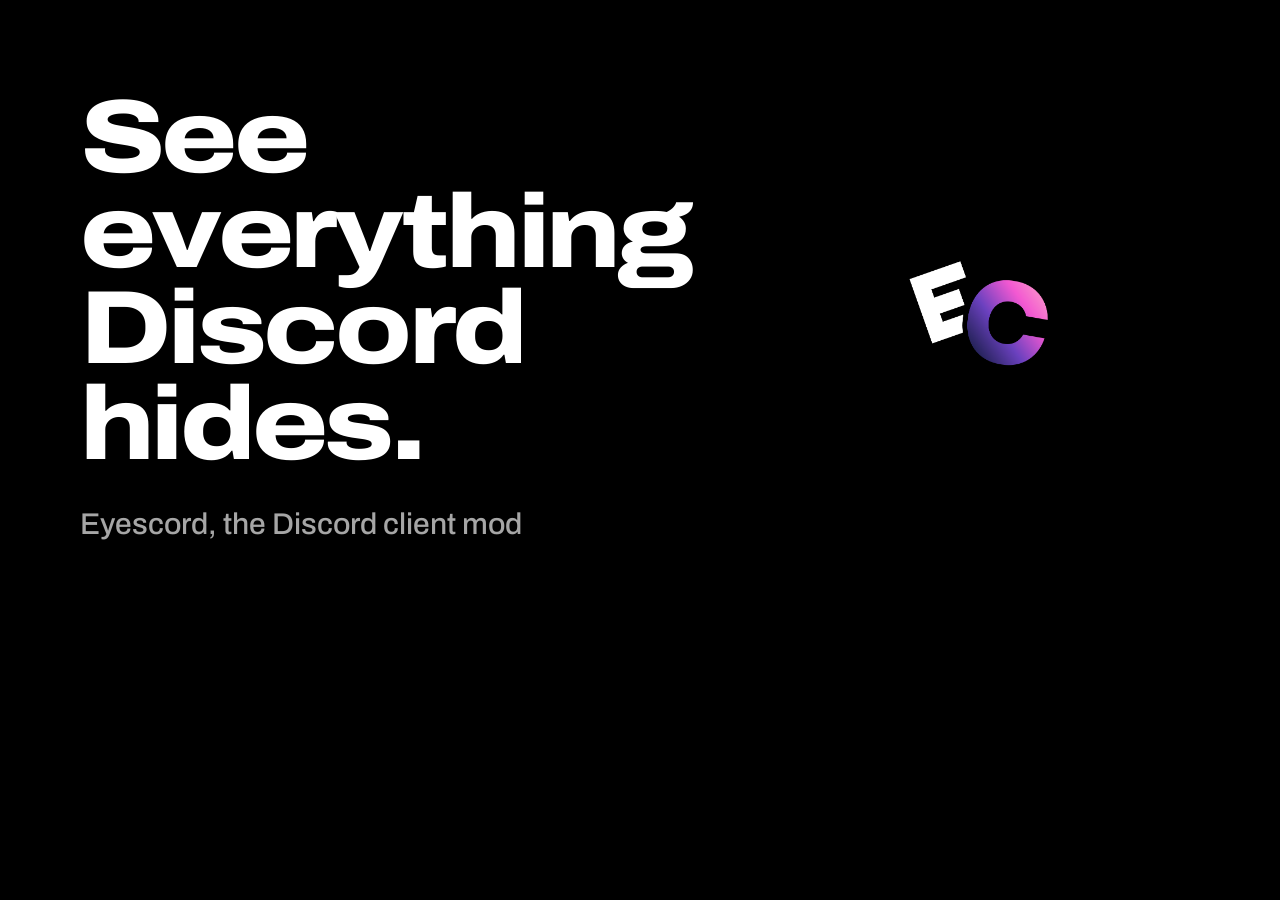
<file: tools/og.html>
<!doctype html>
<!-- Source for assets/img/og.png (the link preview image). Rendered at 1200x630 by tools/shots.py. -->
<html lang="en">
<head>
  <meta charset="utf-8">
  <link rel="stylesheet" href="https://fonts.googleapis.com/css2?family=Archivo:wdth,wght@62..125,100..900&display=swap">
  <style>
    html, body { margin: 0; width: 1200px; height: 630px; background: #000; color: #fff; overflow: hidden; }
    body { font-family: "Archivo", sans-serif; display: grid; grid-template-columns: 1fr auto; align-items: center; padding: 0 80px; box-sizing: border-box; }
    h1 { margin: 0; font-stretch: 118%; font-weight: 800; letter-spacing: -0.035em; line-height: .92; font-size: 104px; }
    p { margin: 36px 0 0; font-size: 30px; color: #a6a6a6; font-weight: 500; }
    img { width: 300px; }
  </style>
</head>
<body>
  <div>
    <h1>See everything Discord hides.</h1>
    <p>Eyescord, the Discord client mod</p>
  </div>
  <img src="../assets/img/logo.png" alt="">
</body>
</html>
</file>
<file: assets/css/site.css>
/* Eyescord — black and white. The only colour on the site is the E in the logo. */

:root {
  --black: #000;
  --white: #fff;
  --g-950: #0a0a0a;
  --g-900: #141414;
  --g-850: #1a1a1a;
  --g-800: #242424;
  --g-700: #333;
  --g-500: #7a7a7a;
  --g-400: #a6a6a6;
  --g-300: #d4d4d4;
  --g-200: #e6e6e6;
  --g-100: #f2f2f2;
  --ink-2: #555;           /* secondary text on white */

  --font: "Archivo", system-ui, -apple-system, "Segoe UI", sans-serif;
  --mono: "Geist Mono", ui-monospace, "Cascadia Mono", Consolas, monospace;

  --r-window: 18px;
  --r-card: 12px;
  --r-small: 8px;

  --wrap: 1200px;
  --gutter: clamp(16px, 4vw, 40px);
  --nav-h: 64px;
  --ease: cubic-bezier(.2, .7, .2, 1);
}

*, *::before, *::after { box-sizing: border-box; }

html {
  -webkit-text-size-adjust: 100%;
  scroll-padding-top: calc(var(--nav-h) + 16px);
}

body {
  margin: 0;
  background: var(--black);
  color: var(--white);
  font-family: var(--font);
  font-size: 17px;
  line-height: 1.6;
  font-stretch: 100%;
  -webkit-font-smoothing: antialiased;
  -moz-osx-font-smoothing: grayscale;
  overflow-x: hidden;
}

img, svg { display: block; max-width: 100%; }
button, input { font: inherit; color: inherit; }
a { color: inherit; }
h1, h2, h3, p { margin: 0; }
ul, ol { margin: 0; padding: 0; list-style: none; }

::selection { background: var(--white); color: var(--black); }
.on-white ::selection { background: var(--black); color: var(--white); }

:focus-visible {
  outline: 2px solid var(--white);
  outline-offset: 3px;
  border-radius: 4px;
}
.on-white :focus-visible { outline-color: var(--black); }

.skip {
  position: absolute; left: 12px; top: -48px; z-index: 100;
  padding: 8px 14px; border-radius: var(--r-small);
  background: var(--white); color: var(--black); text-decoration: none; font-weight: 600;
}
.skip:focus { top: 12px; }

.wrap {
  width: 100%;
  max-width: calc(var(--wrap) + var(--gutter) * 2);
  margin-inline: auto;
  padding-inline: var(--gutter);
}

.visually-hidden {
  position: absolute !important; width: 1px; height: 1px; overflow: hidden;
  clip: rect(0 0 0 0); white-space: nowrap;
}

/* ---------- type ---------- */

.display {
  font-stretch: 118%;
  font-weight: 800;
  letter-spacing: -0.035em;
  line-height: 0.92;
  font-size: clamp(46px, 8.4vw, 116px);
  text-wrap: balance;
}

.h2 {
  font-stretch: 115%;
  font-weight: 800;
  letter-spacing: -0.03em;
  line-height: 0.98;
  font-size: clamp(34px, 5vw, 64px);
  text-wrap: balance;
}

.h3 {
  font-stretch: 105%;
  font-weight: 700;
  letter-spacing: -0.01em;
  line-height: 1.2;
  font-size: 21px;
}

.lede {
  font-size: clamp(18px, 1.6vw, 21px);
  line-height: 1.5;
  color: var(--g-300);
  max-width: 34em;
  text-wrap: pretty;
}
.on-white .lede { color: var(--ink-2); }

.muted { color: var(--g-400); }
.on-white .muted { color: var(--ink-2); }

.small { font-size: 14px; line-height: 1.5; }

code, .mono { font-family: var(--mono); font-size: 0.9em; }

/* ---------- buttons ---------- */

.btn {
  display: inline-flex; align-items: center; justify-content: center; gap: 10px;
  min-height: 48px; padding: 0 24px;
  border-radius: 999px; border: 1px solid transparent;
  font-weight: 600; font-size: 16px; line-height: 1;
  text-decoration: none; white-space: nowrap; cursor: pointer;
  transition: background-color .15s, color .15s, border-color .15s, transform .15s var(--ease);
}
.btn:active { transform: scale(.98); }
.btn svg { width: 18px; height: 18px; flex: none; }

.btn-primary { background: var(--white); color: var(--black); }
.btn-primary:hover { background: var(--g-300); }

.btn-ghost { background: transparent; color: var(--white); border-color: var(--g-700); }
.btn-ghost:hover { border-color: var(--white); }

.on-white .btn-primary { background: var(--black); color: var(--white); }
.on-white .btn-primary:hover { background: var(--g-800); }
.on-white .btn-ghost { color: var(--black); border-color: var(--g-300); }
.on-white .btn-ghost:hover { border-color: var(--black); }

.btn[aria-disabled="true"] { opacity: .45; pointer-events: none; }

.btn-lg { min-height: 56px; padding: 0 30px; font-size: 17px; }
.btn-sm { min-height: 36px; padding: 0 14px; font-size: 14px; gap: 8px; }

.link {
  color: inherit; text-decoration: underline; text-decoration-color: var(--g-700);
  text-underline-offset: 3px; transition: text-decoration-color .15s;
}
.link:hover { text-decoration-color: currentColor; }
.on-white .link { text-decoration-color: var(--g-300); }
.on-white .link:hover { text-decoration-color: currentColor; }

/* ---------- nav ---------- */

.nav {
  position: sticky; top: 0; z-index: 50;
  background: rgba(0, 0, 0, .78);
  -webkit-backdrop-filter: saturate(1.2) blur(14px);
  backdrop-filter: saturate(1.2) blur(14px);
  border-bottom: 1px solid transparent;
  transition: border-color .2s;
}
.nav.is-scrolled { border-bottom-color: var(--g-850); }

.nav-inner {
  display: flex; align-items: center; gap: 28px;
  height: var(--nav-h);
}

.brand {
  display: inline-flex; align-items: center; gap: 10px;
  text-decoration: none; font-weight: 800; font-stretch: 112%;
  font-size: 19px; letter-spacing: -0.02em;
}
.brand img { width: 34px; height: auto; }

.nav-links { display: flex; gap: 4px; margin-right: auto; }
.nav-links a {
  padding: 8px 12px; border-radius: 999px;
  color: var(--g-400); text-decoration: none; font-size: 15px; font-weight: 500;
  transition: color .15s, background-color .15s;
}
.nav-links a:hover { color: var(--white); }
.nav-links a[aria-current="page"] { color: var(--white); background: var(--g-900); }

.nav-cta .ver { color: var(--g-500); font-weight: 500; font-size: 13px; }

.nav-toggle {
  display: none; margin-left: auto;
  width: 44px; height: 44px; border-radius: 999px;
  background: transparent; border: 1px solid var(--g-800); cursor: pointer;
  align-items: center; justify-content: center;
}
.nav-toggle svg { width: 20px; height: 20px; }

@media (max-width: 760px) {
  .nav-inner { gap: 12px; }
  .nav-toggle { display: inline-flex; }
  .nav-cta { display: none; }
  .nav-links {
    position: absolute; left: 0; right: 0; top: var(--nav-h);
    flex-direction: column; gap: 0; margin: 0;
    padding: 8px var(--gutter) 20px;
    background: var(--black); border-bottom: 1px solid var(--g-850);
    display: none;
  }
  .nav.is-open .nav-links { display: flex; }
  .nav-links a { padding: 14px 4px; border-radius: 0; font-size: 18px; color: var(--white); border-bottom: 1px solid var(--g-900); }
  .nav-links a[aria-current="page"] { background: none; }
  .nav-links .nav-links-cta { display: block; margin-top: 16px; border: 0; }
}
@media (min-width: 761px) {
  .nav-links .nav-links-cta { display: none; }
}

/* ---------- bands ---------- */

.band { padding-block: clamp(72px, 11vw, 144px); }
.band-tight { padding-block: clamp(56px, 8vw, 96px); }
.on-white { background: var(--white); color: var(--black); }

.band-head {
  display: grid; gap: 20px 48px; align-items: end;
  grid-template-columns: minmax(0, 1.25fr) minmax(0, 1fr);
  margin-bottom: clamp(40px, 6vw, 72px);
}
.band-head .lede { justify-self: start; }
@media (max-width: 900px) { .band-head { grid-template-columns: 1fr; } }

/* ---------- hero ---------- */

.hero { padding-top: clamp(40px, 7vw, 88px); padding-bottom: clamp(64px, 9vw, 120px); }

.hero-title { max-width: 11.5em; }

.hero-grid {
  display: grid; gap: 40px 56px; align-items: start;
  grid-template-columns: minmax(0, 5fr) minmax(0, 7fr);
  margin-top: clamp(32px, 4.5vw, 56px);
}
@media (max-width: 1024px) { .hero-grid { grid-template-columns: 1fr; } }

.hero-copy { display: grid; gap: 28px; padding-top: 8px; }
.hero-ctas { display: flex; flex-wrap: wrap; gap: 12px; }
.hero-facts { display: grid; gap: 4px; font-size: 14px; color: var(--g-500); }
.hero-facts strong { color: var(--g-300); font-weight: 600; }
.os-note { font-size: 14px; color: var(--g-300); border-left: 2px solid var(--g-700); padding-left: 12px; }

/* ---------- demo (a stock-vs-Eyescord Discord window) ---------- */

.demo { display: grid; gap: 14px; min-width: 0; }

.demo-bar { display: flex; align-items: center; justify-content: space-between; gap: 12px; flex-wrap: wrap; }
.demo-bar-label { font-size: 14px; color: var(--g-400); }

.seg {
  display: inline-flex; padding: 4px; gap: 2px;
  background: var(--g-900); border: 1px solid var(--g-800); border-radius: 999px;
}
.seg button {
  display: inline-flex; align-items: center; gap: 8px;
  min-height: 36px; padding: 0 16px; border-radius: 999px;
  background: transparent; border: 0; cursor: pointer;
  font-size: 14px; font-weight: 600; color: var(--g-400);
  transition: background-color .2s var(--ease), color .2s;
}
.seg button svg { width: 16px; height: 16px; }
.seg button[aria-pressed="true"] { background: var(--white); color: var(--black); }
.seg button:not([aria-pressed="true"]):hover { color: var(--white); }

.window {
  --rail: 60px; --side: 188px;
  position: relative;
  border: 1px solid var(--g-800); border-radius: var(--r-window);
  background: var(--g-950);
  overflow: hidden;
  box-shadow: 0 40px 120px -40px rgba(255, 255, 255, .08);
  font-size: 14px; line-height: 1.4;
  user-select: none;
}

.win-title {
  display: flex; align-items: center; justify-content: space-between;
  height: 34px; padding: 0 0 0 14px;
  background: var(--black); border-bottom: 1px solid var(--g-900);
  font-size: 12px; color: var(--g-500);
}
.win-title .wc { display: flex; height: 100%; }
.win-title .wc span { width: 44px; display: grid; place-items: center; }
.win-title .wc svg { width: 10px; height: 10px; stroke: var(--g-500); }

.win-body {
  display: grid; grid-template-columns: var(--rail) var(--side) minmax(0, 1fr);
  height: 404px;
}

.rail {
  display: flex; flex-direction: column; align-items: center; gap: 8px;
  padding: 12px 0; background: var(--black);
}
.rail i {
  width: 40px; height: 40px; border-radius: 50%;
  background: var(--g-850); display: grid; place-items: center;
  font-style: normal; font-size: 13px; font-weight: 700; color: var(--g-400);
}
.rail i.is-active { border-radius: 14px; background: var(--g-700); color: var(--white); }
.rail hr { width: 28px; border: 0; border-top: 1px solid var(--g-800); margin: 2px 0; }

.side { background: var(--g-950); border-right: 1px solid var(--g-900); padding: 0 8px; overflow: hidden; }
.side-head {
  height: 46px; display: flex; align-items: center; padding: 0 8px;
  font-weight: 700; color: var(--white); border-bottom: 1px solid var(--g-900); margin: 0 -8px 10px; padding-left: 16px;
}
.side-cat { font-size: 11px; font-weight: 700; color: var(--g-500); padding: 10px 8px 4px; letter-spacing: .02em; }
.chan {
  display: flex; align-items: center; gap: 6px;
  height: 30px; padding: 0 8px; border-radius: 6px; color: var(--g-500);
  white-space: nowrap; overflow: hidden;
}
.chan b { font-weight: 400; color: var(--g-700); font-size: 17px; width: 14px; text-align: center; }
.chan.is-active { background: var(--g-850); color: var(--white); }
.chan.is-active b { color: var(--g-400); }
.chan svg { width: 14px; height: 14px; flex: none; }
.chan .tag {
  margin-left: auto; font-size: 10px; font-weight: 700; padding: 1px 6px; border-radius: 4px;
  border: 1px solid var(--g-700); color: var(--g-400);
}

.chan-hidden {
  display: grid; grid-template-rows: 0fr; opacity: 0;
  transition: grid-template-rows .45s var(--ease), opacity .3s;
}
.chan-hidden > .chan { min-height: 0; }
.window.eyes .chan-hidden { grid-template-rows: 1fr; opacity: 1; }
.chan-hidden .chan { color: var(--g-400); }

.vc-users { display: grid; gap: 4px; padding: 2px 0 0 30px; }
.vc-users span { display: flex; align-items: center; gap: 8px; color: var(--g-500); font-size: 13px; }
.vc-users span i { width: 20px; height: 20px; border-radius: 50%; background: var(--g-800); font-style: normal; }

.chat { display: grid; grid-template-rows: 46px minmax(0, 1fr) auto; min-width: 0; }
.chat-head {
  display: flex; align-items: center; gap: 8px; padding: 0 16px;
  border-bottom: 1px solid var(--g-900); font-weight: 700;
}
.chat-head b { color: var(--g-500); font-weight: 400; font-size: 20px; }

.msgs {
  display: flex; flex-direction: column; justify-content: flex-end;
  padding: 8px 0; overflow: hidden;
}

.msg {
  display: grid; grid-template-columns: 40px minmax(0, 1fr); gap: 0 12px;
  padding: 6px 16px;
  transition: opacity .35s, background-color .3s;
}
.msg .av {
  grid-row: span 3; width: 40px; height: 40px; border-radius: 50%;
  display: grid; place-items: center; font-weight: 700; font-size: 14px;
  background: var(--g-800); color: var(--g-300);
}
.msg .av.v2 { background: var(--g-300); color: var(--black); }
.msg .av.v3 { background: var(--white); color: var(--black); }
.msg .who { display: flex; align-items: baseline; gap: 8px; }
.msg .who strong { font-weight: 600; color: var(--white); }
.msg .who time { font-size: 11px; color: var(--g-500); }
.msg .text { color: var(--g-300); overflow-wrap: anywhere; }
.msg .edited { font-size: 11px; color: var(--g-500); margin-left: 4px; }

.msg .before {
  display: none; font-size: 13px; color: var(--g-500);
}
.msg .before s { text-decoration-color: var(--g-500); }
.window.eyes .msg.was-edited .before { display: block; }

.msg .flag {
  display: none; margin-left: 6px; font-size: 10px; font-weight: 700;
  padding: 1px 6px; border-radius: 4px; border: 1px solid var(--g-700); color: var(--g-400);
  vertical-align: 1px;
}

/* entering */
.msg.is-new { animation: msg-in .35s var(--ease) both; }
@keyframes msg-in { from { opacity: 0; transform: translateY(8px); } }

/* deleted: stock Discord removes it, Eyescord keeps it greyed out */
.msg.is-deleted { background: repeating-linear-gradient(-45deg, transparent 0 6px, rgba(255, 255, 255, .025) 6px 12px); }
.msg.is-deleted .text { color: var(--g-500); }
.msg.is-deleted .flag { display: inline-block; }
.msg.is-deleted .av { opacity: .5; }
.window:not(.eyes) .msg.is-deleted { display: none; }

.composer {
  margin: 0 16px 16px; height: 42px; border-radius: 8px; background: var(--g-900);
  display: flex; align-items: center; padding: 0 14px; color: var(--g-500);
}
.composer .caret { width: 1px; height: 16px; background: var(--g-400); margin-left: 2px; animation: blink 1.1s steps(1) infinite; }
@keyframes blink { 50% { opacity: 0; } }
.typing { height: 18px; padding: 0 16px 4px 72px; font-size: 12px; color: var(--g-500); }
.typing[hidden] { display: block; visibility: hidden; }

.demo-foot { display: flex; align-items: flex-start; justify-content: space-between; gap: 16px; }
.demo-caption { font-size: 15px; color: var(--g-400); max-width: 44em; min-height: 3em; }
.demo-caption strong { color: var(--white); font-weight: 600; }
.replay {
  flex: none; display: inline-flex; align-items: center; gap: 6px;
  background: none; border: 0; padding: 4px 0; cursor: pointer;
  color: var(--g-400); font-size: 14px; font-weight: 500;
}
.replay:hover { color: var(--white); }
.replay svg { width: 14px; height: 14px; }

@media (max-width: 640px) {
  .rail, .side { display: none; }
  .win-body { grid-template-columns: minmax(0, 1fr); height: 400px; }
  .msg { padding-inline: 12px; }
}

/* ---------- switch ---------- */

.switch {
  position: relative; flex: none;
  width: 42px; height: 24px; border-radius: 999px;
  background: var(--g-300); border: 0; cursor: pointer; padding: 0;
  transition: background-color .2s var(--ease);
}
.switch::after {
  content: ""; position: absolute; top: 3px; left: 3px;
  width: 18px; height: 18px; border-radius: 50%; background: var(--white);
  box-shadow: 0 1px 2px rgba(0, 0, 0, .25);
  transition: transform .2s var(--ease);
}
.switch[aria-checked="true"] { background: var(--black); }
.switch[aria-checked="true"]::after { transform: translateX(18px); }
.switch[aria-disabled="true"] { cursor: not-allowed; opacity: .6; }

/* on black backgrounds */
.band:not(.on-white) .switch, .catalog .switch { background: var(--g-700); }
.band:not(.on-white) .switch[aria-checked="true"], .catalog .switch[aria-checked="true"] { background: var(--white); }
.band:not(.on-white) .switch[aria-checked="true"]::after, .catalog .switch[aria-checked="true"]::after { background: var(--black); }

/* ---------- plugin cards (landing + catalog) ---------- */

.pgrid {
  display: grid; gap: 16px;
  grid-template-columns: repeat(auto-fill, minmax(min(100%, 300px), 1fr));
}

.pcard {
  display: grid; grid-template-rows: auto 1fr auto; gap: 10px;
  padding: 20px; border-radius: var(--r-card);
  border: 1px solid var(--g-200); background: var(--white);
}
.pcard-top { display: flex; align-items: flex-start; justify-content: space-between; gap: 16px; }
.pcard h3 { font-size: 17px; font-weight: 700; letter-spacing: -0.01em; line-height: 1.3; overflow-wrap: anywhere; }
.pcard p { font-size: 15px; line-height: 1.5; color: var(--ink-2); }
.pcard-meta { display: flex; flex-wrap: wrap; gap: 6px; }

.badge {
  display: inline-flex; align-items: center; gap: 5px;
  font-size: 12px; font-weight: 600; line-height: 1;
  padding: 5px 8px; border-radius: 6px;
  border: 1px solid var(--g-200); color: var(--ink-2);
}
.badge-solid { background: var(--black); border-color: var(--black); color: var(--white); }
.badge img { width: 14px; height: auto; }

/* catalog is on black */
.catalog .pcard { background: var(--g-950); border-color: var(--g-850); }
.catalog .pcard p { color: var(--g-400); }
.catalog .badge { border-color: var(--g-800); color: var(--g-400); }
.catalog .badge-solid { background: var(--white); border-color: var(--white); color: var(--black); }

/* ---------- tag chips ---------- */

.chips { display: flex; flex-wrap: wrap; gap: 8px; }
.chip {
  display: inline-flex; align-items: center; gap: 8px;
  min-height: 36px; padding: 0 14px; border-radius: 999px;
  border: 1px solid var(--g-200); background: transparent;
  font-size: 14px; font-weight: 500; text-decoration: none; cursor: pointer;
  transition: border-color .15s, background-color .15s, color .15s;
}
.chip span { color: var(--g-500); font-variant-numeric: tabular-nums; }
.chip:hover { border-color: var(--black); }
.catalog .chip { border-color: var(--g-800); color: var(--g-300); }
.catalog .chip:hover { border-color: var(--g-500); }
.catalog .chip[aria-pressed="true"] { background: var(--white); border-color: var(--white); color: var(--black); }
.catalog .chip[aria-pressed="true"] span { color: var(--g-500); }

/* ---------- plugins band (landing, on white) ---------- */

.plugins-count {
  font-variant-numeric: tabular-nums;
}
.browse-tags { margin-top: 56px; display: grid; gap: 16px; }

/* ---------- install steps ---------- */

.steps {
  display: grid; gap: 0; counter-reset: step;
  grid-template-columns: repeat(3, minmax(0, 1fr));
  border-top: 1px solid var(--g-800);
}
.step { padding: 28px 32px 0 0; display: grid; gap: 12px; align-content: start; }
.step + .step { padding-left: 32px; border-left: 1px solid var(--g-800); }
.step-n {
  font-stretch: 115%; font-weight: 800; font-size: 56px; line-height: 1; letter-spacing: -0.04em;
  color: var(--g-700); font-variant-numeric: tabular-nums;
}
.step p { color: var(--g-400); max-width: 26em; }
@media (max-width: 860px) {
  .steps { grid-template-columns: 1fr; }
  .step, .step + .step { padding: 24px 0; border-left: 0; border-bottom: 1px solid var(--g-800); }
}

.after-install {
  margin-top: 56px; display: grid; gap: 16px;
  grid-template-columns: repeat(2, minmax(0, 1fr));
}
.after-install > div {
  padding: 24px; border-radius: var(--r-card); border: 1px solid var(--g-800);
  display: grid; gap: 8px; align-content: start;
}
.after-install p { color: var(--g-400); }
@media (max-width: 760px) { .after-install { grid-template-columns: 1fr; } }

/* ---------- FAQ ---------- */

.faq-grid {
  display: grid; gap: 32px 64px;
  grid-template-columns: minmax(0, 1fr) minmax(0, 2fr);
}
@media (max-width: 900px) { .faq-grid { grid-template-columns: 1fr; } }
.faq-aside { display: grid; gap: 20px; align-content: start; }

.faq { border-top: 1px solid var(--g-800); }
.faq details { border-bottom: 1px solid var(--g-800); }
.faq summary {
  display: flex; align-items: center; justify-content: space-between; gap: 24px;
  padding: 22px 0; cursor: pointer; list-style: none;
  font-size: 19px; font-weight: 600; letter-spacing: -0.01em;
}
.faq summary::-webkit-details-marker { display: none; }
.faq summary svg { width: 20px; height: 20px; flex: none; color: var(--g-500); transition: transform .25s var(--ease); }
.faq details[open] summary svg { transform: rotate(45deg); color: var(--white); }
.faq summary:hover svg { color: var(--white); }
.faq .answer { padding: 0 0 24px; color: var(--g-400); max-width: 38em; display: grid; gap: 12px; }
.faq .answer strong { color: var(--white); font-weight: 600; }

/* ---------- final CTA ---------- */

.final { text-align: left; }
.final-inner { display: grid; gap: 32px; justify-items: start; }
.final .display { max-width: 9em; }

/* ---------- footer ---------- */

.footer { border-top: 1px solid var(--g-850); padding-block: 48px 40px; }
.footer-inner {
  display: grid; gap: 32px;
  grid-template-columns: minmax(0, 1.2fr) repeat(2, minmax(0, 1fr));
}
.footer .brand { margin-bottom: 14px; }
.footer p { font-size: 14px; color: var(--g-500); max-width: 30em; }
.footer h2 { font-size: 14px; font-weight: 600; color: var(--g-300); margin-bottom: 12px; }
.footer li + li { margin-top: 8px; }
.footer li a { color: var(--g-500); text-decoration: none; font-size: 15px; }
.footer li a:hover { color: var(--white); }
@media (max-width: 700px) { .footer-inner { grid-template-columns: 1fr 1fr; } .footer-inner > :first-child { grid-column: 1 / -1; } }

/* ---------- page header (plugins, download) ---------- */

.page-head { padding-top: clamp(40px, 6vw, 80px); padding-bottom: clamp(32px, 4vw, 48px); display: grid; gap: 20px; }

/* ---------- catalog ---------- */

.catalog { padding-bottom: clamp(72px, 10vw, 128px); }

.toolbar {
  position: sticky; top: var(--nav-h); z-index: 10;
  display: grid; gap: 14px;
  padding: 16px 0; margin-bottom: 4px;
  background: rgba(0, 0, 0, .88);
  -webkit-backdrop-filter: blur(12px); backdrop-filter: blur(12px);
}
.toolbar-row { display: flex; flex-wrap: wrap; align-items: center; gap: 12px; }

.search {
  position: relative; flex: 1 1 320px; max-width: 520px;
}
.search svg { position: absolute; left: 16px; top: 50%; translate: 0 -50%; width: 18px; height: 18px; color: var(--g-500); pointer-events: none; }
.search input {
  width: 100%; height: 48px; padding: 0 44px 0 46px;
  background: var(--g-950); border: 1px solid var(--g-800); border-radius: 999px;
  font-size: 16px; outline: none;
  transition: border-color .15s;
}
.search input::placeholder { color: var(--g-500); }
.search input:focus { border-color: var(--g-400); }
.search input::-webkit-search-cancel-button { display: none; }
.search kbd {
  position: absolute; right: 14px; top: 50%; translate: 0 -50%;
  font-family: var(--mono); font-size: 12px; color: var(--g-500);
  border: 1px solid var(--g-800); border-radius: 6px; padding: 2px 7px;
}
.search input:focus ~ kbd, .search input:not(:placeholder-shown) ~ kbd { display: none; }

.result-count { margin-left: auto; font-size: 14px; color: var(--g-500); font-variant-numeric: tabular-nums; }

.catalog .pgrid { margin-top: 16px; }
.pcard[hidden] { display: none; }
.pcard mark { background: var(--white); color: var(--black); border-radius: 2px; padding: 0 1px; }

.empty {
  padding: 64px 0; display: grid; gap: 16px; justify-items: start;
}
.empty[hidden] { display: none; }

@media (max-width: 640px) {
  .toolbar { position: static; }
  .result-count { margin-left: 0; width: 100%; }
}

/* ---------- download page ---------- */

.dl-grid {
  display: grid; gap: 48px 64px; align-items: start;
  grid-template-columns: minmax(0, 7fr) minmax(0, 5fr);
}
@media (max-width: 960px) { .dl-grid { grid-template-columns: 1fr; } }

.dl-card {
  border: 1px solid var(--g-800); border-radius: var(--r-window);
  padding: clamp(24px, 3vw, 36px); display: grid; gap: 24px;
  background: var(--g-950);
}
.dl-card .btn-lg { width: 100%; }

.facts { display: grid; grid-template-columns: auto 1fr; gap: 10px 24px; font-size: 15px; }
.facts dt { color: var(--g-500); }
.facts dd { margin: 0; color: var(--g-300); }

.hash {
  display: grid; gap: 8px;
}
.hash-row {
  display: flex; align-items: center; gap: 8px;
  padding: 10px 10px 10px 14px; border-radius: var(--r-small);
  background: var(--black); border: 1px solid var(--g-800);
}
.hash-row code { flex: 1; min-width: 0; overflow-wrap: anywhere; font-size: 12.5px; color: var(--g-300); line-height: 1.5; }

.code {
  display: block; padding: 14px 16px; border-radius: var(--r-small);
  background: var(--black); border: 1px solid var(--g-800);
  font-family: var(--mono); font-size: 13.5px; color: var(--g-300);
  overflow-x: auto; white-space: pre;
}

.prose { display: grid; gap: 16px; max-width: 40em; }
.prose p, .prose li { color: var(--g-400); }
.prose strong { color: var(--white); font-weight: 600; }
.prose ol { counter-reset: n; display: grid; gap: 12px; }
.prose ol li { counter-increment: n; display: grid; grid-template-columns: 32px 1fr; }
.prose ol li::before { content: counter(n); font-weight: 800; font-stretch: 115%; color: var(--g-500); }

.callout {
  border: 1px solid var(--g-800); border-radius: var(--r-card); padding: 20px 22px;
  display: grid; gap: 8px;
}
.callout p { color: var(--g-400); font-size: 15px; }

.dl-sections { display: grid; gap: 56px; }

/* ---------- misc ---------- */

.toast {
  position: fixed; left: 50%; bottom: 24px; z-index: 80;
  translate: -50% 16px; opacity: 0; pointer-events: none;
  padding: 10px 16px; border-radius: 999px;
  background: var(--white); color: var(--black); font-size: 14px; font-weight: 600;
  transition: opacity .2s, translate .2s var(--ease);
}
.toast.is-on { opacity: 1; translate: -50% 0; }

@media (prefers-reduced-motion: reduce) {
  *, *::before, *::after {
    animation-duration: .001ms !important; animation-iteration-count: 1 !important;
    transition-duration: .001ms !important; scroll-behavior: auto !important;
  }
}

/* small layout helpers used by the landing page */
.band-side { display: grid; gap: 24px; justify-items: start; }
.grid-title { margin-bottom: 20px; }
.band-rule { border-top: 1px solid var(--g-900); }
.after-install strong { color: var(--white); font-weight: 600; }

.final-inner { grid-template-columns: minmax(0, 1fr) auto; align-items: center; column-gap: 48px; }
.final-inner > :not(.final-icon) { grid-column: 1; }
.final-icon {
  grid-column: 2; grid-row: 1 / span 3;
  width: clamp(180px, 24vw, 320px); height: auto; border-radius: 22%;
}
@media (max-width: 760px) {
  .final-inner { grid-template-columns: 1fr; }
  .final-icon { grid-column: 1; grid-row: auto; width: 112px; }
}

@media (min-width: 961px) {
  .dl-card { grid-column: 2; grid-row: 1; position: sticky; top: calc(var(--nav-h) + 24px); }
  .dl-sections { grid-column: 1; grid-row: 1; }
}
.dl-page { padding-bottom: clamp(72px, 10vw, 128px); }
.hash-row .btn { flex: none; }
</file>
